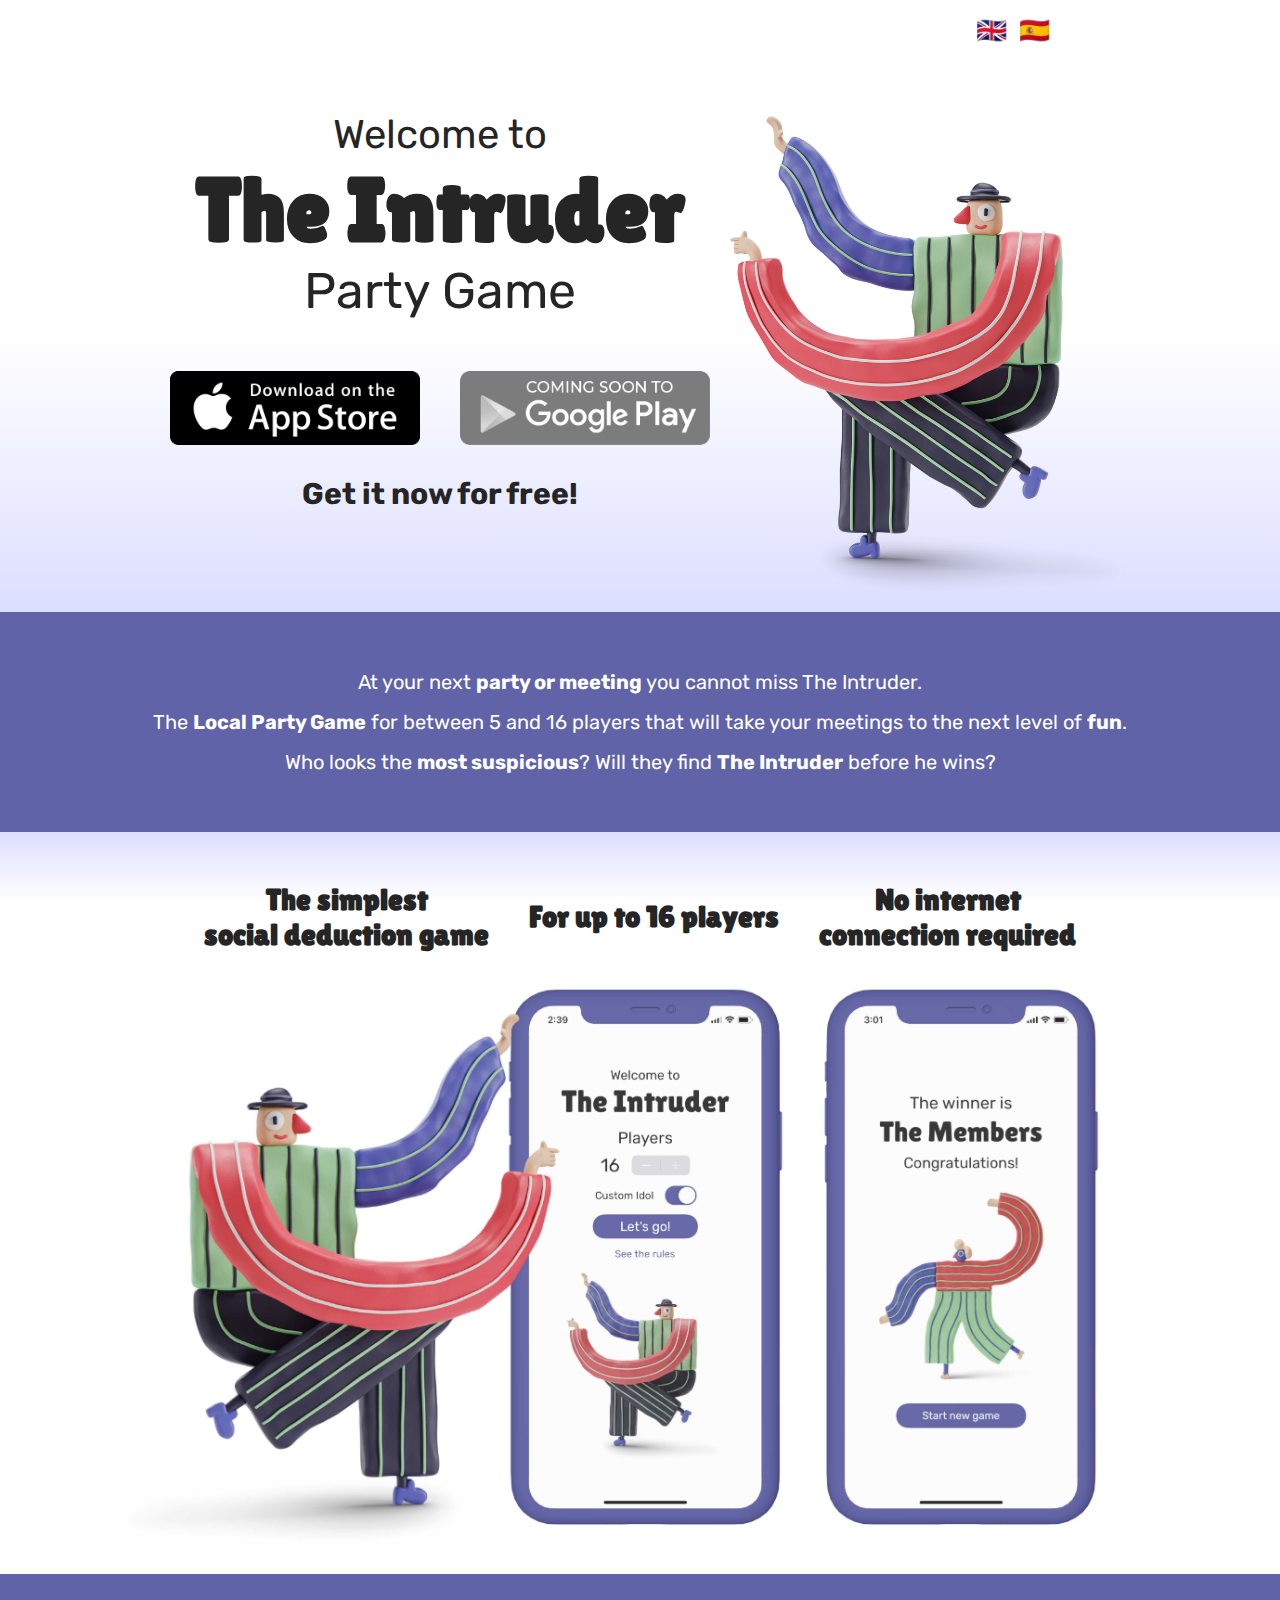
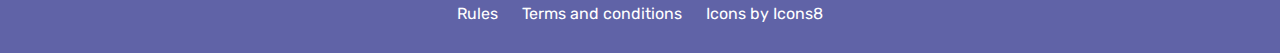
<file: index.html>
<html>
    <head>
        <meta content="width=device-width, initial-scale=1" name="viewport" />
        <meta name="viewport" width="device-width" />
        <meta property="og:title" content="The Intruder Party Game">
        <meta property="og:image" content="Assets/Whole.png">
        <meta property="og:image:type" content="Assets/Whole.png">
        <link rel="stylesheet" href="styles.css">
        <link rel="preconnect" href="https://fonts.googleapis.com">
        <link rel="preconnect" href="https://fonts.gstatic.com" crossorigin>
        <link href="https://fonts.googleapis.com/css2?family=Lilita+One&family=Rubik:wght@400;600&display=swap" rel="stylesheet">
    </head>
    <body id="body">
        <div id="header">
            <button class="language-button" onclick="switchToEnglish()">🇬🇧</button><button class="language-button" onclick="switchToSpanish()">🇪🇸</button>
        </div>
        <div id="hero">
            <div id="titles-buttons">
                <h3 id="Welcome-to">Welcome to</h3>
                <h1 id="The-Intruder">The Intruder</h1>
                <h3 id="Party-Game">Party Game</h3>
                <div id="buttons">
                    <button id="app-store" type="button" onclick="location.href = 'https://apps.apple.com/us/app/the-intruder-party-game/id1593882611';"></button>
                    <button id="google-play"></button>
                </div>
                <h5 id="Get-it-now">Get it now for free!</h5>
            </div>
            <div>
                <img id="logo" src="Assets/3d-stripy-man-in-hat-wirh-raised-arms-sitting.png" alt="The Intruder Logo">
            </div>
        </div>
        <div id="info">
            <p id="index-paragraph">At your next <span class="bolded">party or meeting</span> you cannot miss The Intruder.<br>
                The <span class="bolded">Local Party Game</span> for between 5 and 16 players that will take your meetings to the next level of <span class="bolded">fun</span>.<br>
                Who looks the <span class="bolded">most suspicious</span>? Will they find <span class="bolded">The Intruder</span> before he wins?</p>
        </div>
        <div id="specs">
            <h4 class="features" id="The-simplest">The simplest<br>
                social deduction game</h4>
            <h4 class="features" id="For-up-to">For up to 16 players</h4>
            <h4 class="features" id="No-internet">No internet<br>
                connection required</h4>
        </div>
        <div>
            <img id="screens" src="Assets/Frame-1.jpg" alt="The Intruder Screens">
        </div>
        <div id="footer">
            <div id="links">
                <a id="Game-rules" onclick="redirectToAppropiateRules()">Rules</a>
                <a id="Terms" onclick="redirectToAppropiateTerms()">Terms and conditions</a>
                <a href="https://icons8.com/" id="Icons">Icons by Icons8</a>
            </div>
        </div>
        <script src="index.js"></script>
    </body>
</html>
</file>
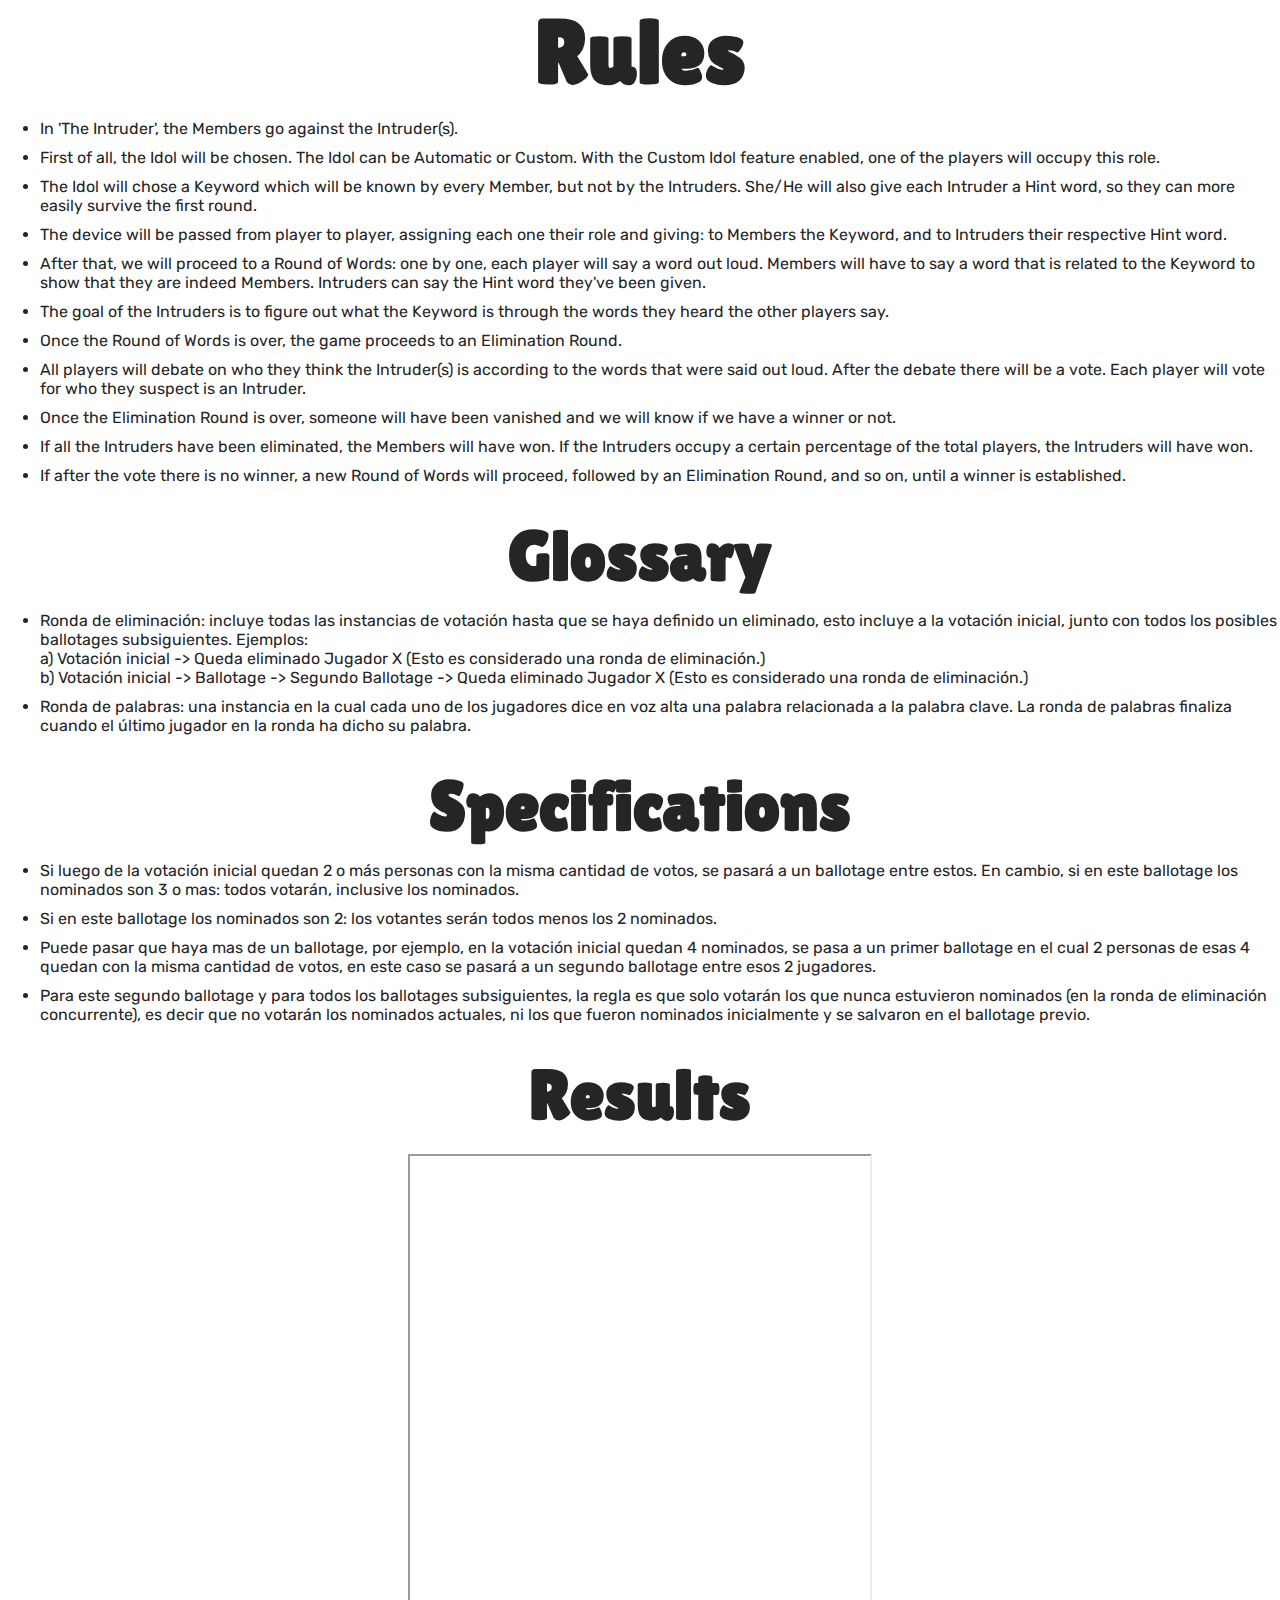
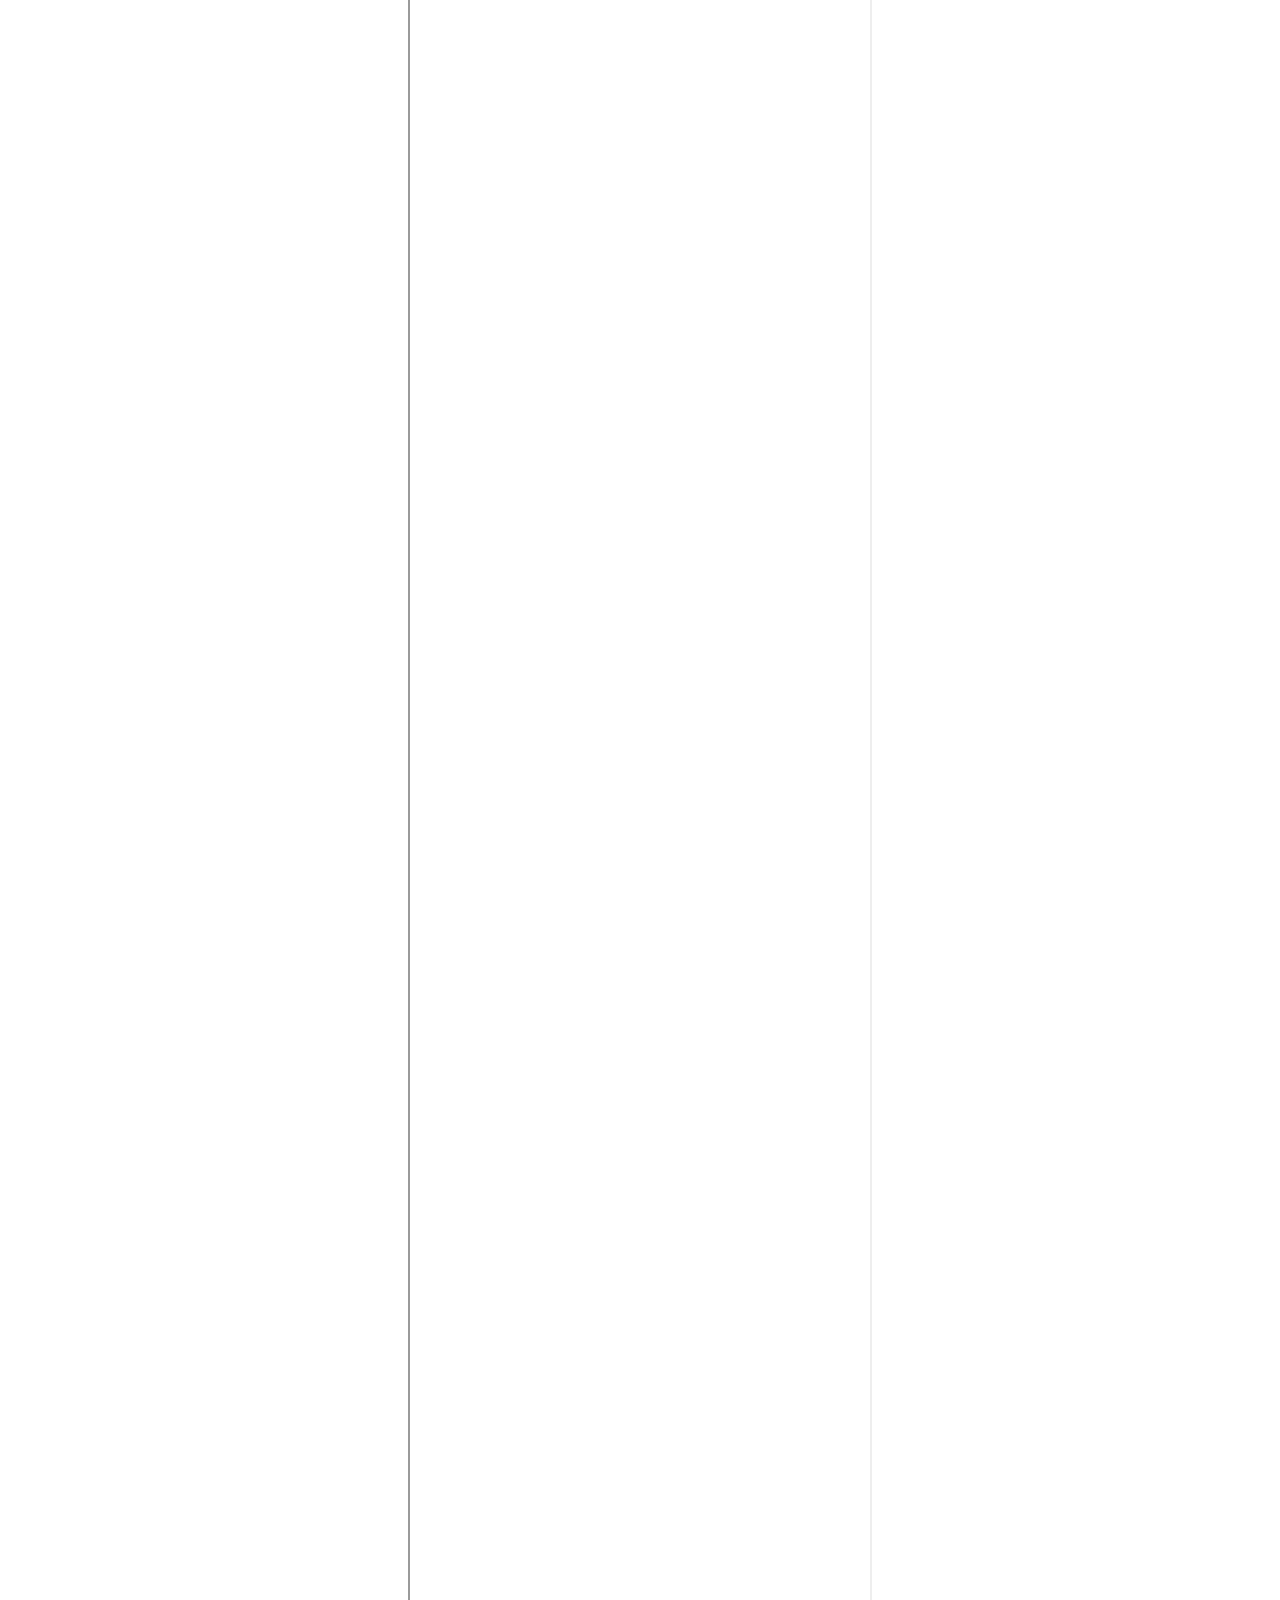
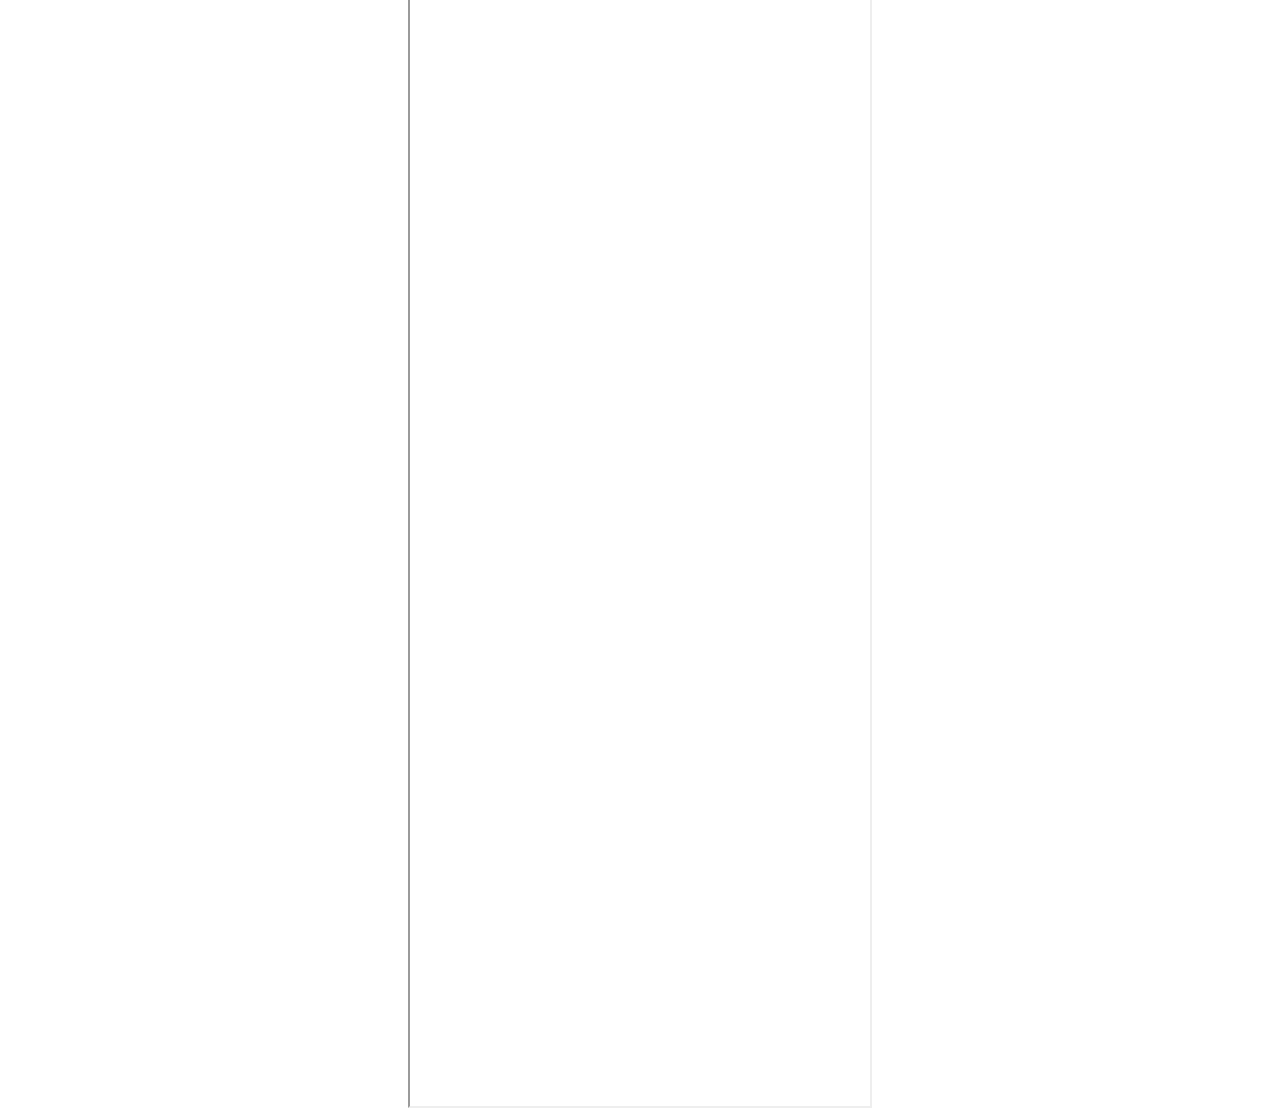
<file: about.html>
<html>
    <head>
        <link rel="stylesheet" href="styles.css">
        <link rel="preconnect" href="https://fonts.googleapis.com">
        <link rel="preconnect" href="https://fonts.gstatic.com" crossorigin>
        <link href="https://fonts.googleapis.com/css2?family=Lilita+One&family=Rubik:wght@300;400&display=swap" rel="stylesheet">
    </head>
    <body class="with-body-margins">
        <div>
            <h1 id="Rules">Rules</h1>
        </div>
        <div class="left-allingment">
            <ul>
                <li>
                    In 'The Intruder', the Members go against the Intruder(s).
                </li>
                <li>
                    First of all, the Idol will be chosen. The Idol can be Automatic or Custom. With the Custom Idol feature enabled, one of the players will occupy this role.
                </li>
                <li>
                    The Idol will chose a Keyword which will be known by every Member, but not by the Intruders. She/He will also give each Intruder a Hint word, so they can more easily survive the first round.
                </li>
                <li>
                    The device will be passed from player to player, assigning each one their role and giving: to Members the Keyword, and to Intruders their respective Hint word.
                </li>
                <li>
                    After that, we will proceed to a Round of Words: one by one, each player will say a word out loud. Members will have to say a word that is related to the Keyword to show that they are indeed Members. Intruders can say the Hint word they've been given.
                </li>
                <li>
                    The goal of the Intruders is to figure out what the Keyword is through the words they heard the other players say.
                </li>
                <li>
                    Once the Round of Words is over, the game proceeds to an Elimination Round.
                </li>
                <li>
                    All players will debate on who they think the Intruder(s) is according to the words that were said out loud. After the debate there will be a vote. Each player will vote for who they suspect is an Intruder.
                </li>
                <li>
                    Once the Elimination Round is over, someone will have been vanished and we will know if we have a winner or not.
                </li>
                <li>
                    If all the Intruders have been eliminated, the Members will have won. If the Intruders occupy a certain percentage of the total players, the Intruders will have won.
                </li>
                <li>
                    If after the vote there is no winner, a new Round of Words will proceed, followed by an Elimination Round, and so on, until a winner is established.
                </li>
            </ul>
        </div>
        <div>
            <h6>Glossary</h6>
        </div>
        <div class="left-allingment">
            <ul>
                <li>
                    Ronda de eliminación: incluye todas las instancias de votación hasta que se haya definido un eliminado, esto incluye a la votación inicial, junto con todos los posibles ballotages subsiguientes. Ejemplos:<br>
                    a) Votación inicial -> Queda eliminado Jugador X (Esto es considerado una ronda de eliminación.)<br>
                    b) Votación inicial -> Ballotage -> Segundo Ballotage -> Queda eliminado Jugador X (Esto es considerado una ronda de eliminación.)
                </li>
                <li>
                    Ronda de palabras: una instancia en la cual cada uno de los jugadores dice en voz alta una palabra relacionada a la palabra clave. La ronda de palabras finaliza cuando el último jugador en la ronda ha dicho su palabra.
                </li>
            </ul>
        </div>
        <div>
            <h6>Specifications</h6>
        </div>
        <div class="left-allingment">
            <ul>
                <li>
                    Si luego de la votación inicial quedan 2 o más personas con la misma cantidad de votos, se pasará a un ballotage entre estos. En cambio, si en este ballotage los nominados son 3 o mas: todos votarán, inclusive los nominados.
                </li>
                <li>
                    Si en este ballotage los nominados son 2: los votantes serán todos menos los 2 nominados. 
                </li>
                <li>
                    Puede pasar que haya mas de un ballotage, por ejemplo, en la votación inicial quedan 4 nominados, se pasa a un primer ballotage en el cual 2 personas de esas 4 quedan con la misma cantidad de votos, en este caso se pasará a un segundo ballotage entre esos 2 jugadores.
                </li>
                <li>
                    Para este segundo ballotage y para todos los ballotages subsiguientes, la regla es que solo votarán los que nunca estuvieron nominados (en la ronda de eliminación concurrente), es decir que no votarán los nominados actuales, ni los que fueron nominados inicialmente y se salvaron en el ballotage previo.
                </li>
            </ul>
        </div>
        <div>
            <h6>Results</h6>
        </div>
        <div>
            <iframe id="results" src="https://docs.google.com/spreadsheets/d/e/2PACX-1vSh-bQwR2Q1lOVvnEHgR8gPxkGyQarvJURedMhC31oWSsDf0F8zEL_m3PYmo7rQr3ZnaKdFmYdWemjd/pubhtml?gid=1847230289&amp;single=true&amp;widget=true&amp;headers=false"></iframe>
        </div>
    </body>
</html>



    <!-- ¡Hola! Soy Tomas, creador de El Intruso.  Para más información visita:
    www.facebook.com/elintrusopartygame
    
    Si deseas colaborar agregando Palabras Claves divertidas a nuestra librería de Palabras Claves envianos tus ideas a:
    elintrusopartygame@gmail.com
    Tu colaboración es muy agradecida.
    
    Gracias por jugar a El Intruso. -->
</file>
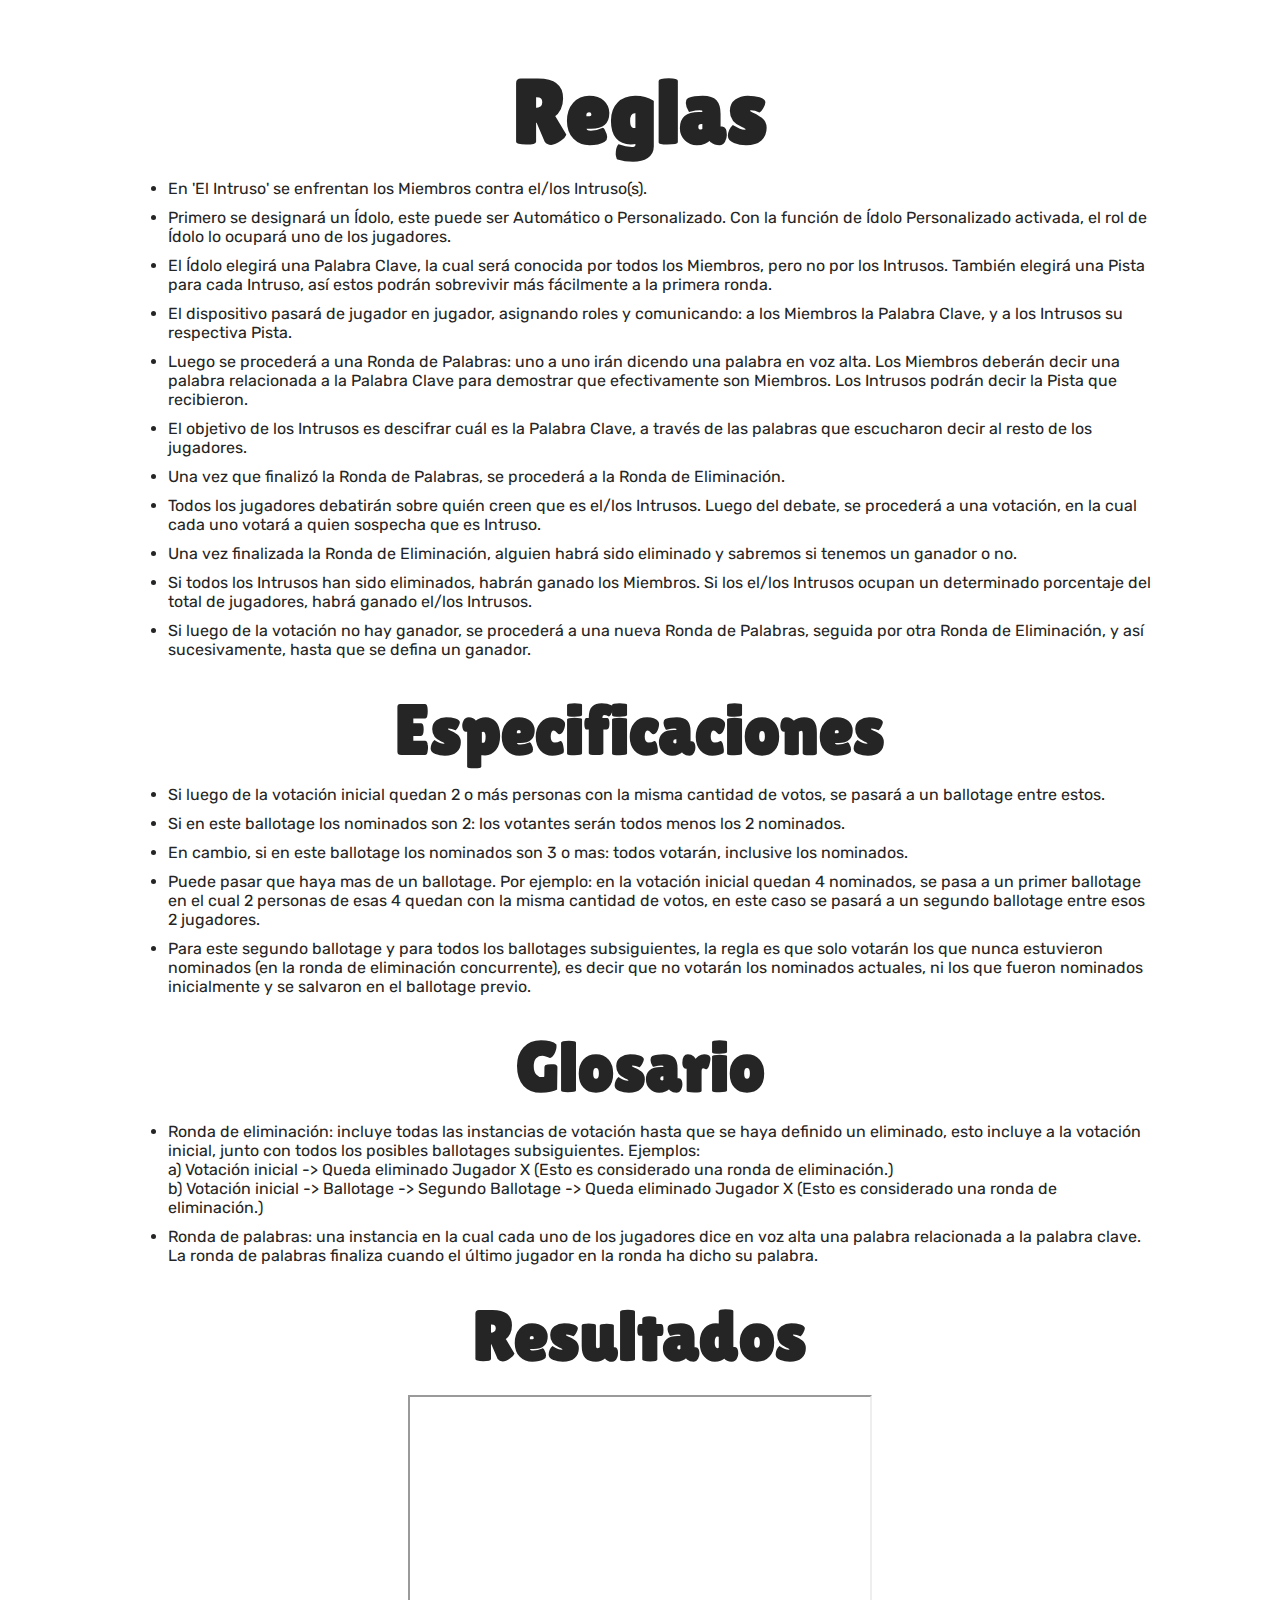
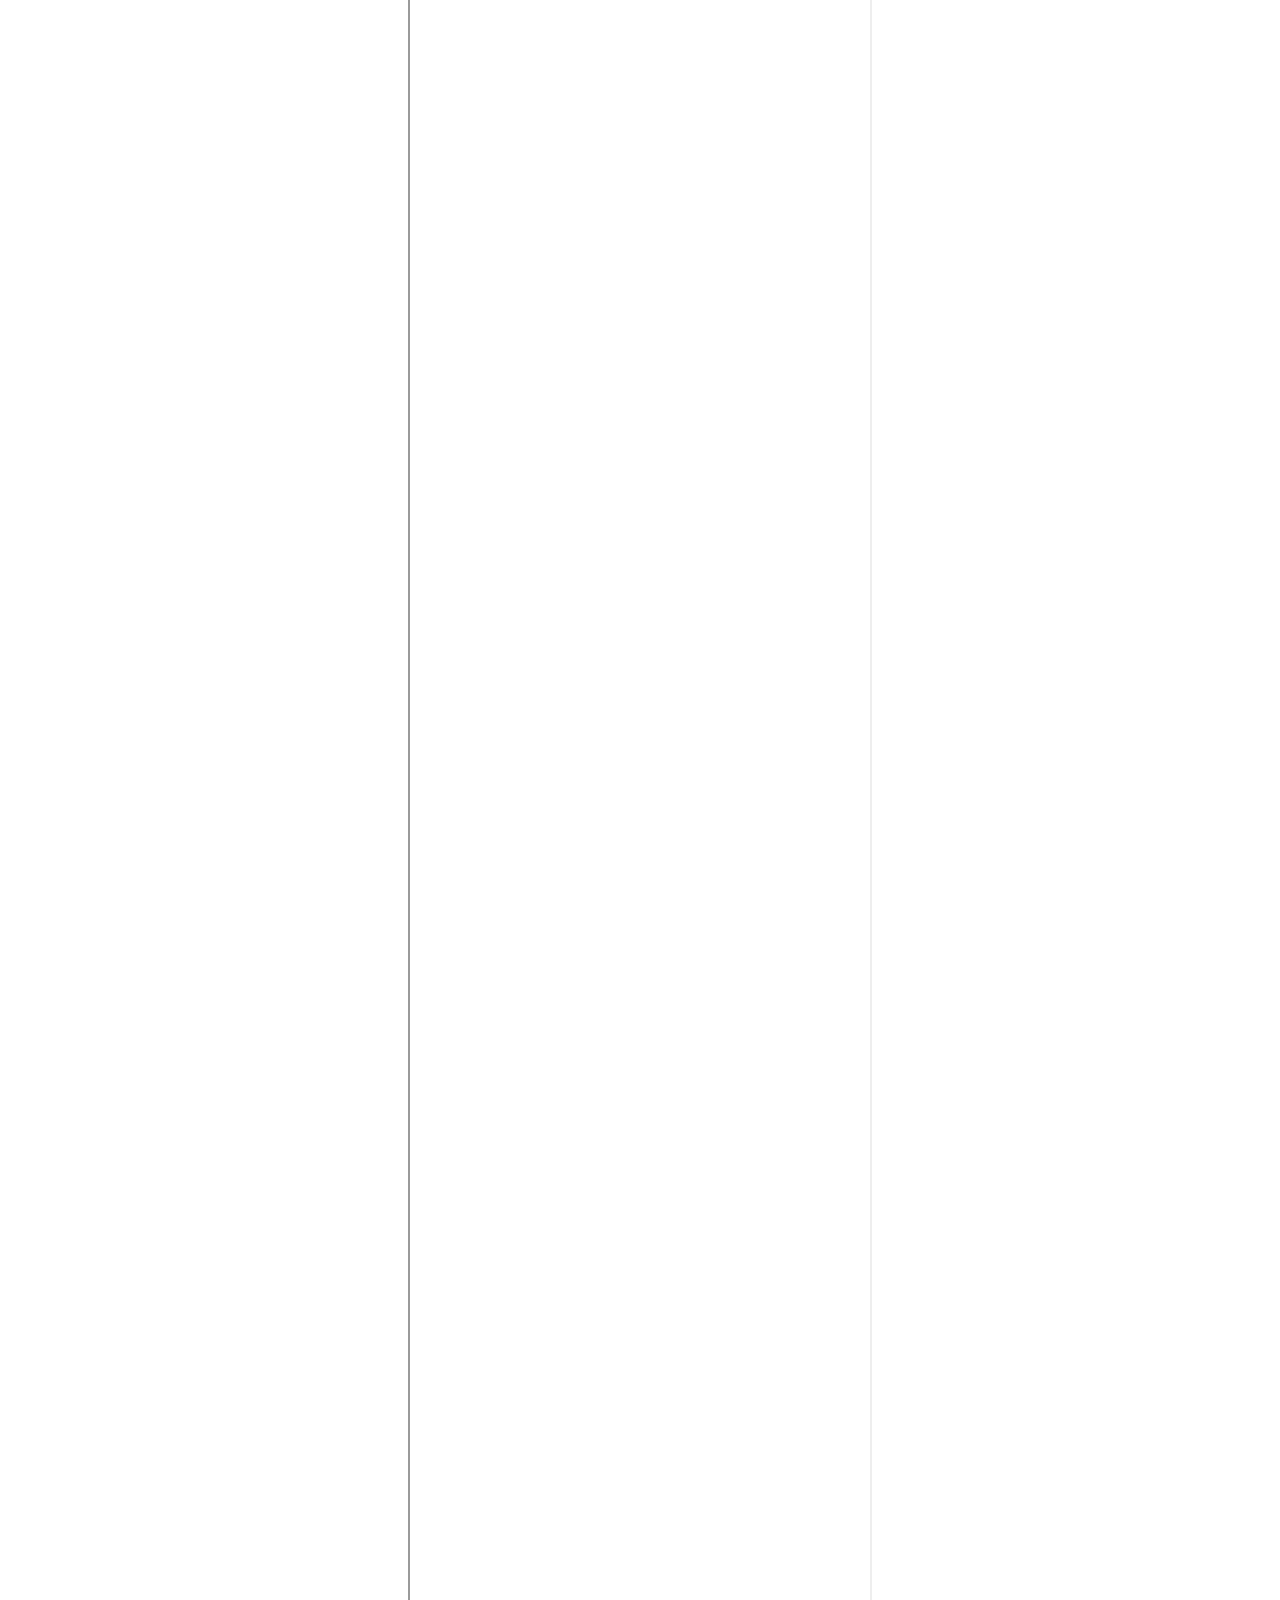
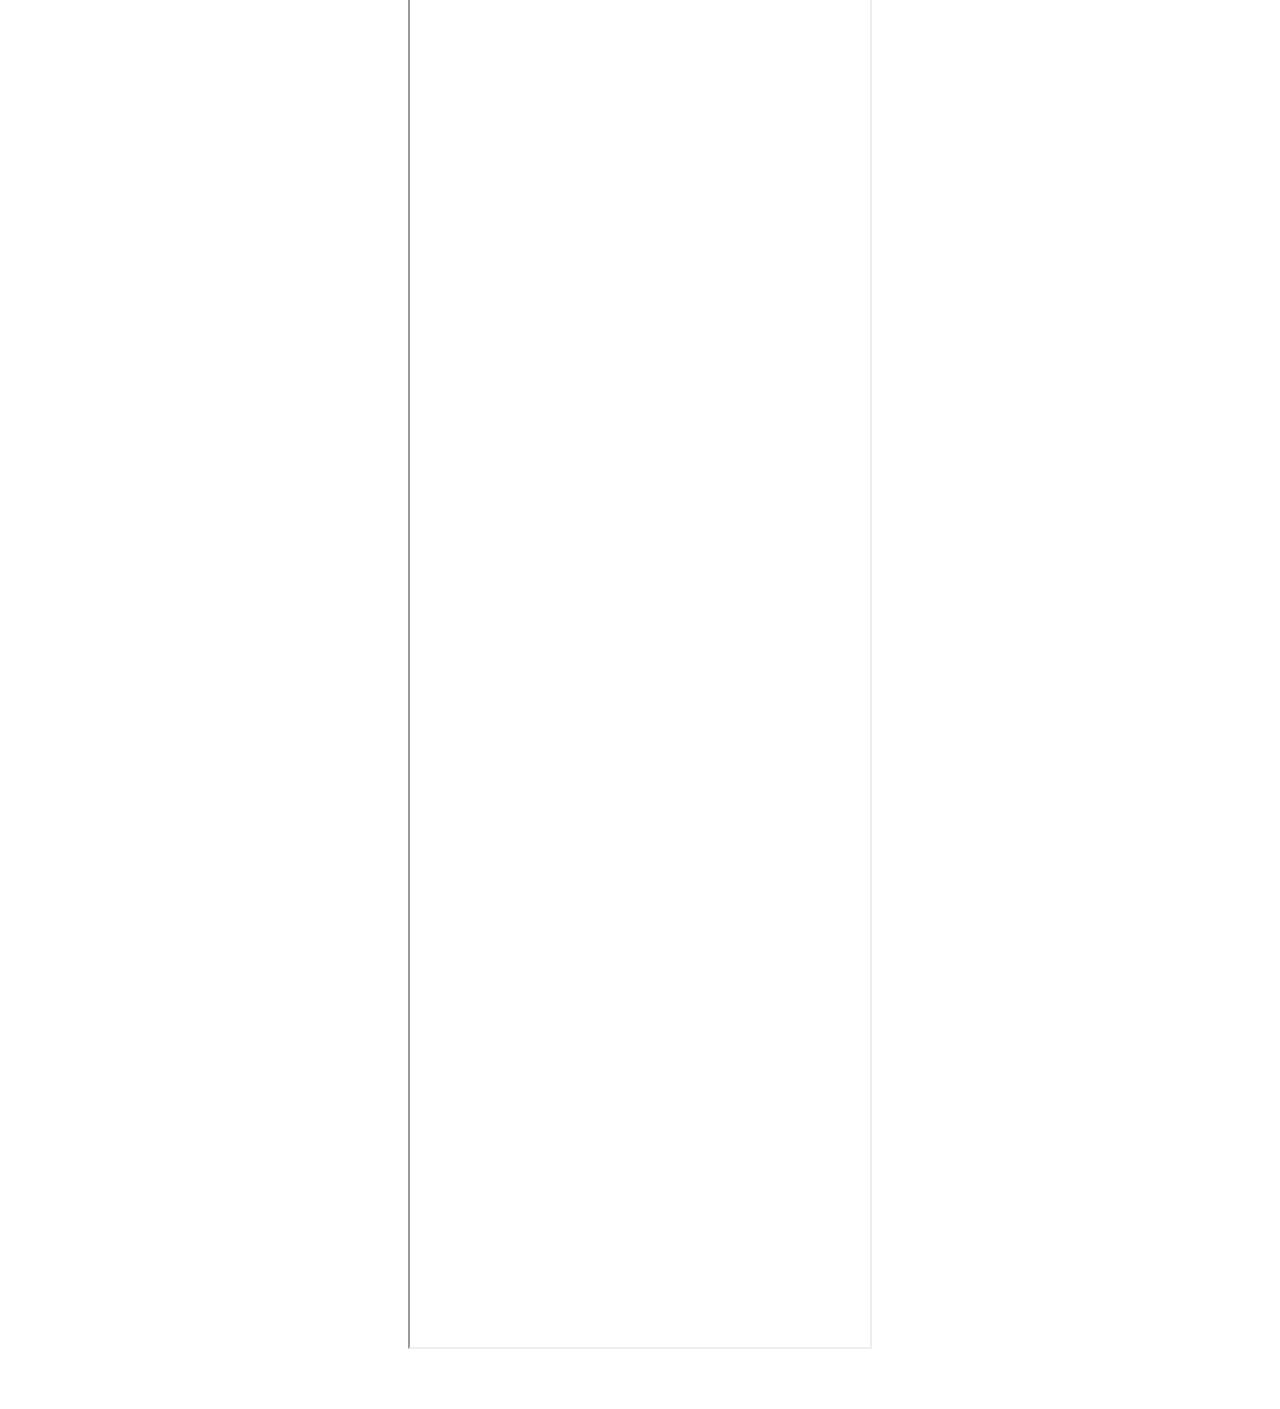
<file: reglas.html>
<html>
    <head>
        <link rel="stylesheet" href="styles.css">
        <link rel="preconnect" href="https://fonts.googleapis.com">
        <link rel="preconnect" href="https://fonts.gstatic.com" crossorigin>
        <link href="https://fonts.googleapis.com/css2?family=Lilita+One&family=Rubik:wght@300;400&display=swap" rel="stylesheet">
    </head>
    <body style="margin: 60 10vw;">
        <div>
            <h1 id="Rules">Reglas</h1>
        </div>
        <div class="left-allingment">
            <ul>
                <li>
                    En 'El Intruso' se enfrentan los Miembros contra el/los Intruso(s).
                </li>
                <li>
                    Primero se designará un Ídolo, este puede ser Automático o Personalizado. Con la función de Ídolo Personalizado activada, el rol de Ídolo lo ocupará uno de los jugadores.
                </li>
                <li>
                    El Ídolo elegirá una Palabra Clave, la cual será conocida por todos los Miembros, pero no por los Intrusos. También elegirá una Pista para cada Intruso, así estos podrán sobrevivir más fácilmente a la primera ronda.
                </li>
                <li>
                    El dispositivo pasará de jugador en jugador, asignando roles y comunicando: a los Miembros la Palabra Clave, y a los Intrusos su respectiva Pista.
                </li>
                <li>
                    Luego se procederá a una Ronda de Palabras: uno a uno irán dicendo una palabra en voz alta. Los Miembros deberán decir una palabra relacionada a la Palabra Clave para demostrar que efectivamente son Miembros. Los Intrusos podrán decir la Pista que recibieron.
                </li>
                <li>
                    El objetivo de los Intrusos es descifrar cuál es la Palabra Clave, a través de las palabras que escucharon decir al resto de los jugadores.
                </li>
                <li>
                    Una vez que finalizó la Ronda de Palabras, se procederá a la Ronda de Eliminación.
                </li>
                <li>
                    Todos los jugadores debatirán sobre quién creen que es el/los Intrusos. Luego del debate, se procederá a una votación, en la cual cada uno votará a quien sospecha que es Intruso.
                </li>
                <li>
                    Una vez finalizada la Ronda de Eliminación, alguien habrá sido eliminado y sabremos si tenemos un ganador o no.
                </li>
                <li>
                    Si todos los Intrusos han sido eliminados, habrán ganado los Miembros. Si los el/los Intrusos ocupan un determinado porcentaje del total de jugadores, habrá ganado el/los Intrusos.
                </li>
                <li>
                    Si luego de la votación no hay ganador, se procederá a una nueva Ronda de Palabras, seguida por otra Ronda de Eliminación, y así sucesivamente, hasta que se defina un ganador.
                </li>
            </ul>
        </div>
        <div>
            <h6>Especificaciones</h6>
        </div>
        <div class="left-allingment">
            <ul>
                <li>
                    Si luego de la votación inicial quedan 2 o más personas con la misma cantidad de votos, se pasará a un ballotage entre estos.
                </li>
                <li>
                    Si en este ballotage los nominados son 2: los votantes serán todos menos los 2 nominados. 
                </li>
                <li>
                    En cambio, si en este ballotage los nominados son 3 o mas: todos votarán, inclusive los nominados.
                </li>
                <li>
                    Puede pasar que haya mas de un ballotage. Por ejemplo: en la votación inicial quedan 4 nominados, se pasa a un primer ballotage en el cual 2 personas de esas 4 quedan con la misma cantidad de votos, en este caso se pasará a un segundo ballotage entre esos 2 jugadores.
                </li>
                <li>
                    Para este segundo ballotage y para todos los ballotages subsiguientes, la regla es que solo votarán los que nunca estuvieron nominados (en la ronda de eliminación concurrente), es decir que no votarán los nominados actuales, ni los que fueron nominados inicialmente y se salvaron en el ballotage previo.
                </li>
            </ul>
        </div>
        <div>
            <h6>Glosario</h6>
        </div>
        <div class="left-allingment">
            <ul>
                <li>
                    Ronda de eliminación: incluye todas las instancias de votación hasta que se haya definido un eliminado, esto incluye a la votación inicial, junto con todos los posibles ballotages subsiguientes. Ejemplos:<br>
                    a) Votación inicial -> Queda eliminado Jugador X (Esto es considerado una ronda de eliminación.)<br>
                    b) Votación inicial -> Ballotage -> Segundo Ballotage -> Queda eliminado Jugador X (Esto es considerado una ronda de eliminación.)
                </li>
                <li>
                    Ronda de palabras: una instancia en la cual cada uno de los jugadores dice en voz alta una palabra relacionada a la palabra clave. La ronda de palabras finaliza cuando el último jugador en la ronda ha dicho su palabra.
                </li>
            </ul>
        </div>
        <div>
            <h6>Resultados</h6>
        </div>
        <div>
            <iframe id="results" src="https://docs.google.com/spreadsheets/d/e/2PACX-1vSh-bQwR2Q1lOVvnEHgR8gPxkGyQarvJURedMhC31oWSsDf0F8zEL_m3PYmo7rQr3ZnaKdFmYdWemjd/pubhtml?gid=399945327&amp;single=true&amp;widget=true&amp;headers=false"></iframe>
        </div>
    </body>
</html>

    <!-- ¡Hola! Soy Tomas, creador de El Intruso.Para más información visita:
    www.facebook.com/elintrusopartygame
    
    Si deseas colaborar agregando Palabras Claves divertidas a nuestra librería de Palabras Claves envianos tus ideas a:
    elintrusopartygame@gmail.com
    Tu colaboración es muy agradecida.
    
    Gracias por jugar a El Intruso. -->
</file>
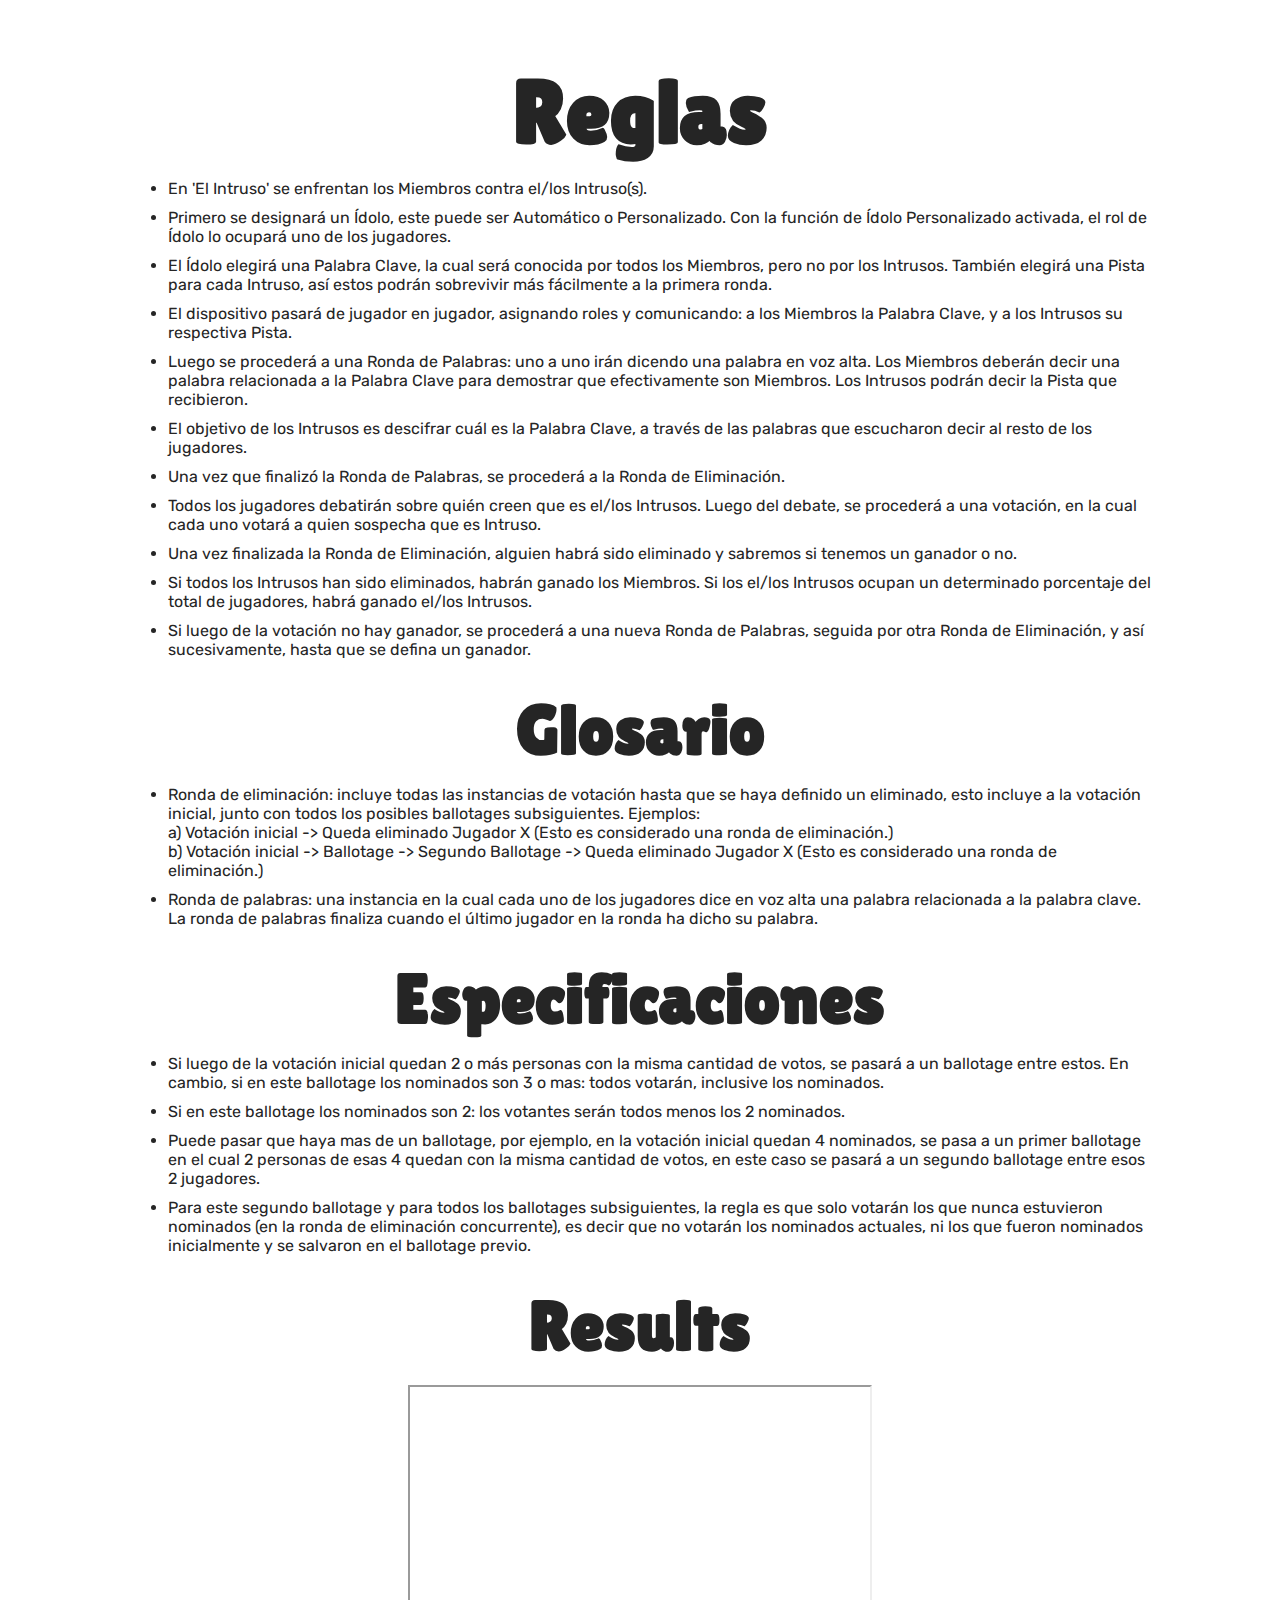
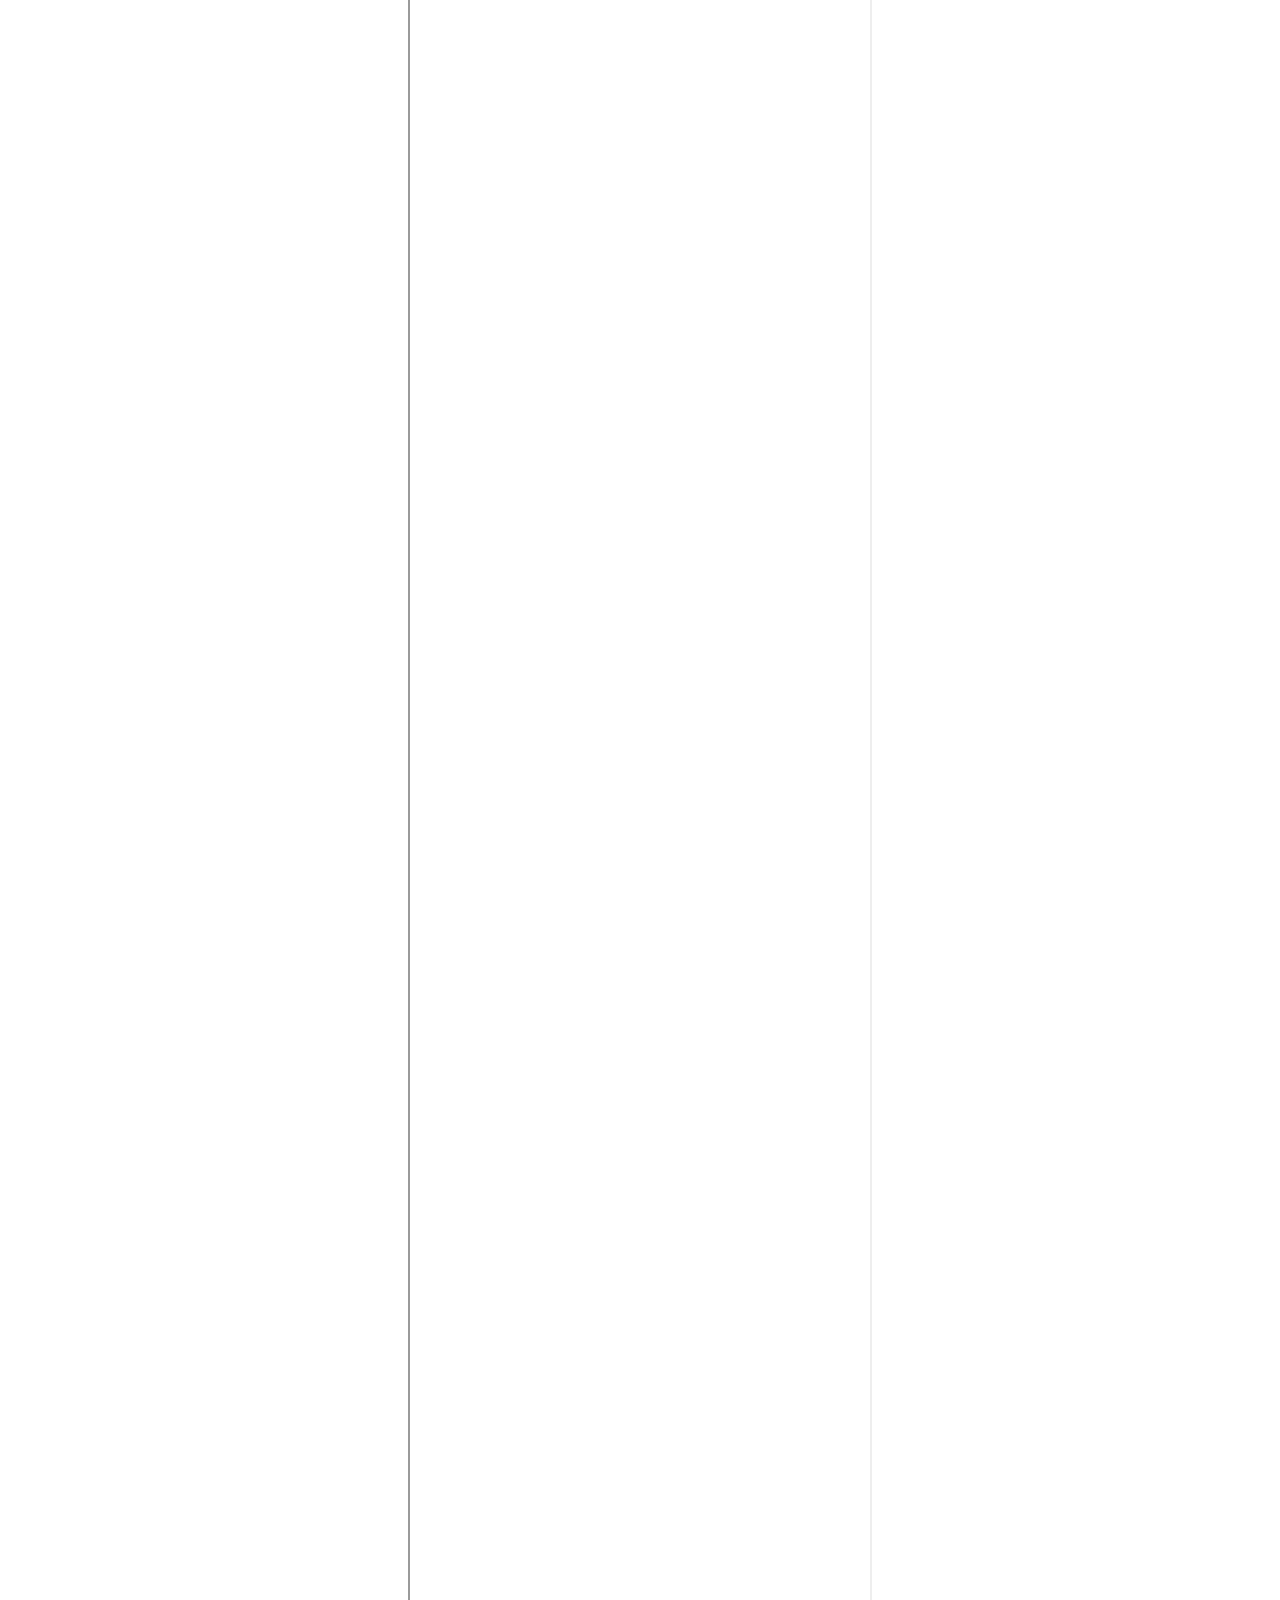
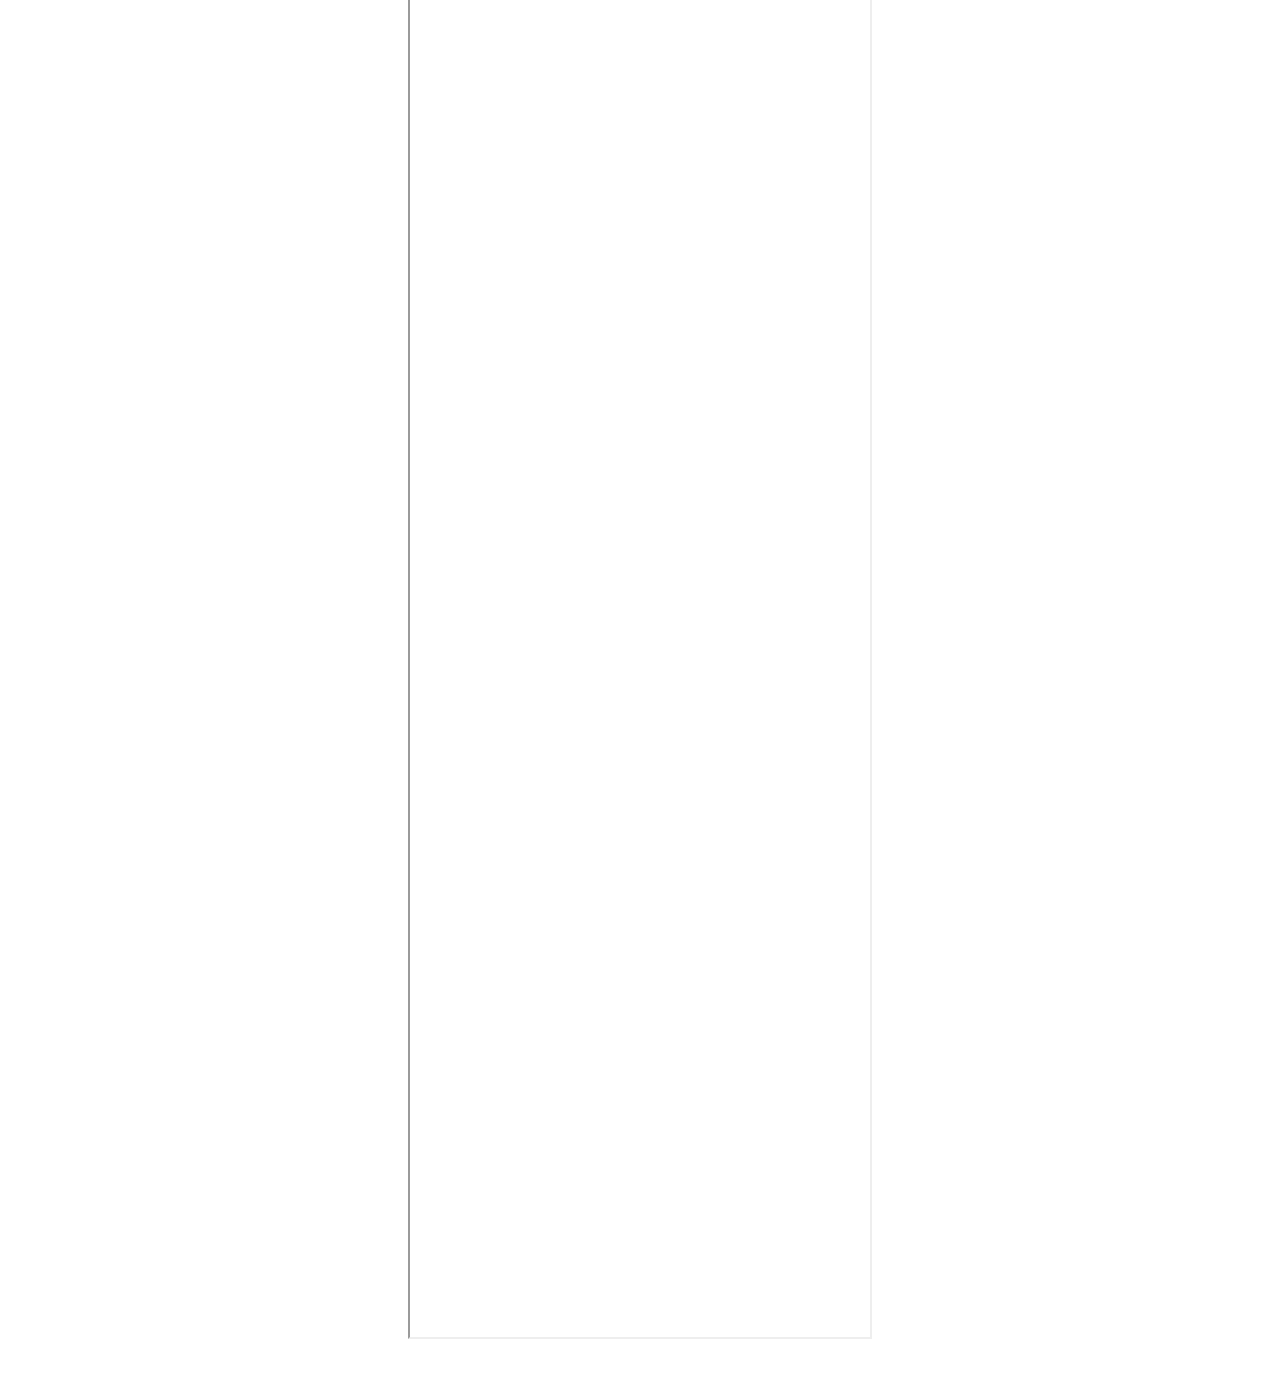
<file: rules-es.html>
<html>
    <head>
        <link rel="stylesheet" href="styles.css">
        <link rel="preconnect" href="https://fonts.googleapis.com">
        <link rel="preconnect" href="https://fonts.gstatic.com" crossorigin>
        <link href="https://fonts.googleapis.com/css2?family=Lilita+One&family=Rubik:wght@300;400&display=swap" rel="stylesheet">
    </head>
    <body style="margin: 60 10vw;">
        <div>
            <h1 id="Rules">Reglas</h1>
        </div>
        <div class="left-allingment">
            <ul>
                <li>
                    En 'El Intruso' se enfrentan los Miembros contra el/los Intruso(s).
                </li>
                <li>
                    Primero se designará un Ídolo, este puede ser Automático o Personalizado. Con la función de Ídolo Personalizado activada, el rol de Ídolo lo ocupará uno de los jugadores.
                </li>
                <li>
                    El Ídolo elegirá una Palabra Clave, la cual será conocida por todos los Miembros, pero no por los Intrusos. También elegirá una Pista para cada Intruso, así estos podrán sobrevivir más fácilmente a la primera ronda.
                </li>
                <li>
                    El dispositivo pasará de jugador en jugador, asignando roles y comunicando: a los Miembros la Palabra Clave, y a los Intrusos su respectiva Pista.
                </li>
                <li>
                    Luego se procederá a una Ronda de Palabras: uno a uno irán dicendo una palabra en voz alta. Los Miembros deberán decir una palabra relacionada a la Palabra Clave para demostrar que efectivamente son Miembros. Los Intrusos podrán decir la Pista que recibieron.
                </li>
                <li>
                    El objetivo de los Intrusos es descifrar cuál es la Palabra Clave, a través de las palabras que escucharon decir al resto de los jugadores.
                </li>
                <li>
                    Una vez que finalizó la Ronda de Palabras, se procederá a la Ronda de Eliminación.
                </li>
                <li>
                    Todos los jugadores debatirán sobre quién creen que es el/los Intrusos. Luego del debate, se procederá a una votación, en la cual cada uno votará a quien sospecha que es Intruso.
                </li>
                <li>
                    Una vez finalizada la Ronda de Eliminación, alguien habrá sido eliminado y sabremos si tenemos un ganador o no.
                </li>
                <li>
                    Si todos los Intrusos han sido eliminados, habrán ganado los Miembros. Si los el/los Intrusos ocupan un determinado porcentaje del total de jugadores, habrá ganado el/los Intrusos.
                </li>
                <li>
                    Si luego de la votación no hay ganador, se procederá a una nueva Ronda de Palabras, seguida por otra Ronda de Eliminación, y así sucesivamente, hasta que se defina un ganador.
                </li>
            </ul>
        </div>
        <div>
            <h6>Glosario</h6>
        </div>
        <div class="left-allingment">
            <ul>
                <li>
                    Ronda de eliminación: incluye todas las instancias de votación hasta que se haya definido un eliminado, esto incluye a la votación inicial, junto con todos los posibles ballotages subsiguientes. Ejemplos:<br>
                    a) Votación inicial -> Queda eliminado Jugador X (Esto es considerado una ronda de eliminación.)<br>
                    b) Votación inicial -> Ballotage -> Segundo Ballotage -> Queda eliminado Jugador X (Esto es considerado una ronda de eliminación.)
                </li>
                <li>
                    Ronda de palabras: una instancia en la cual cada uno de los jugadores dice en voz alta una palabra relacionada a la palabra clave. La ronda de palabras finaliza cuando el último jugador en la ronda ha dicho su palabra.
                </li>
            </ul>
        </div>
        <div>
            <h6>Especificaciones</h6>
        </div>
        <div class="left-allingment">
            <ul>
                <li>
                    Si luego de la votación inicial quedan 2 o más personas con la misma cantidad de votos, se pasará a un ballotage entre estos. En cambio, si en este ballotage los nominados son 3 o mas: todos votarán, inclusive los nominados.
                </li>
                <li>
                    Si en este ballotage los nominados son 2: los votantes serán todos menos los 2 nominados. 
                </li>
                <li>
                    Puede pasar que haya mas de un ballotage, por ejemplo, en la votación inicial quedan 4 nominados, se pasa a un primer ballotage en el cual 2 personas de esas 4 quedan con la misma cantidad de votos, en este caso se pasará a un segundo ballotage entre esos 2 jugadores.
                </li>
                <li>
                    Para este segundo ballotage y para todos los ballotages subsiguientes, la regla es que solo votarán los que nunca estuvieron nominados (en la ronda de eliminación concurrente), es decir que no votarán los nominados actuales, ni los que fueron nominados inicialmente y se salvaron en el ballotage previo.
                </li>
            </ul>
        </div>
        <div>
            <h6>Results</h6>
        </div>
        <div>
            <iframe id="results" src="https://docs.google.com/spreadsheets/d/e/2PACX-1vSh-bQwR2Q1lOVvnEHgR8gPxkGyQarvJURedMhC31oWSsDf0F8zEL_m3PYmo7rQr3ZnaKdFmYdWemjd/pubhtml?gid=1847230289&amp;single=true&amp;widget=true&amp;headers=false"></iframe>
        </div>
    </body>
</html>



    <!-- ¡Hola! Soy Tomas, creador de El Intruso.Para más información visita:
    www.facebook.com/elintrusopartygame
    
    Si deseas colaborar agregando Palabras Claves divertidas a nuestra librería de Palabras Claves envianos tus ideas a:
    elintrusopartygame@gmail.com
    Tu colaboración es muy agradecida.
    
    Gracias por jugar a El Intruso. -->
</file>
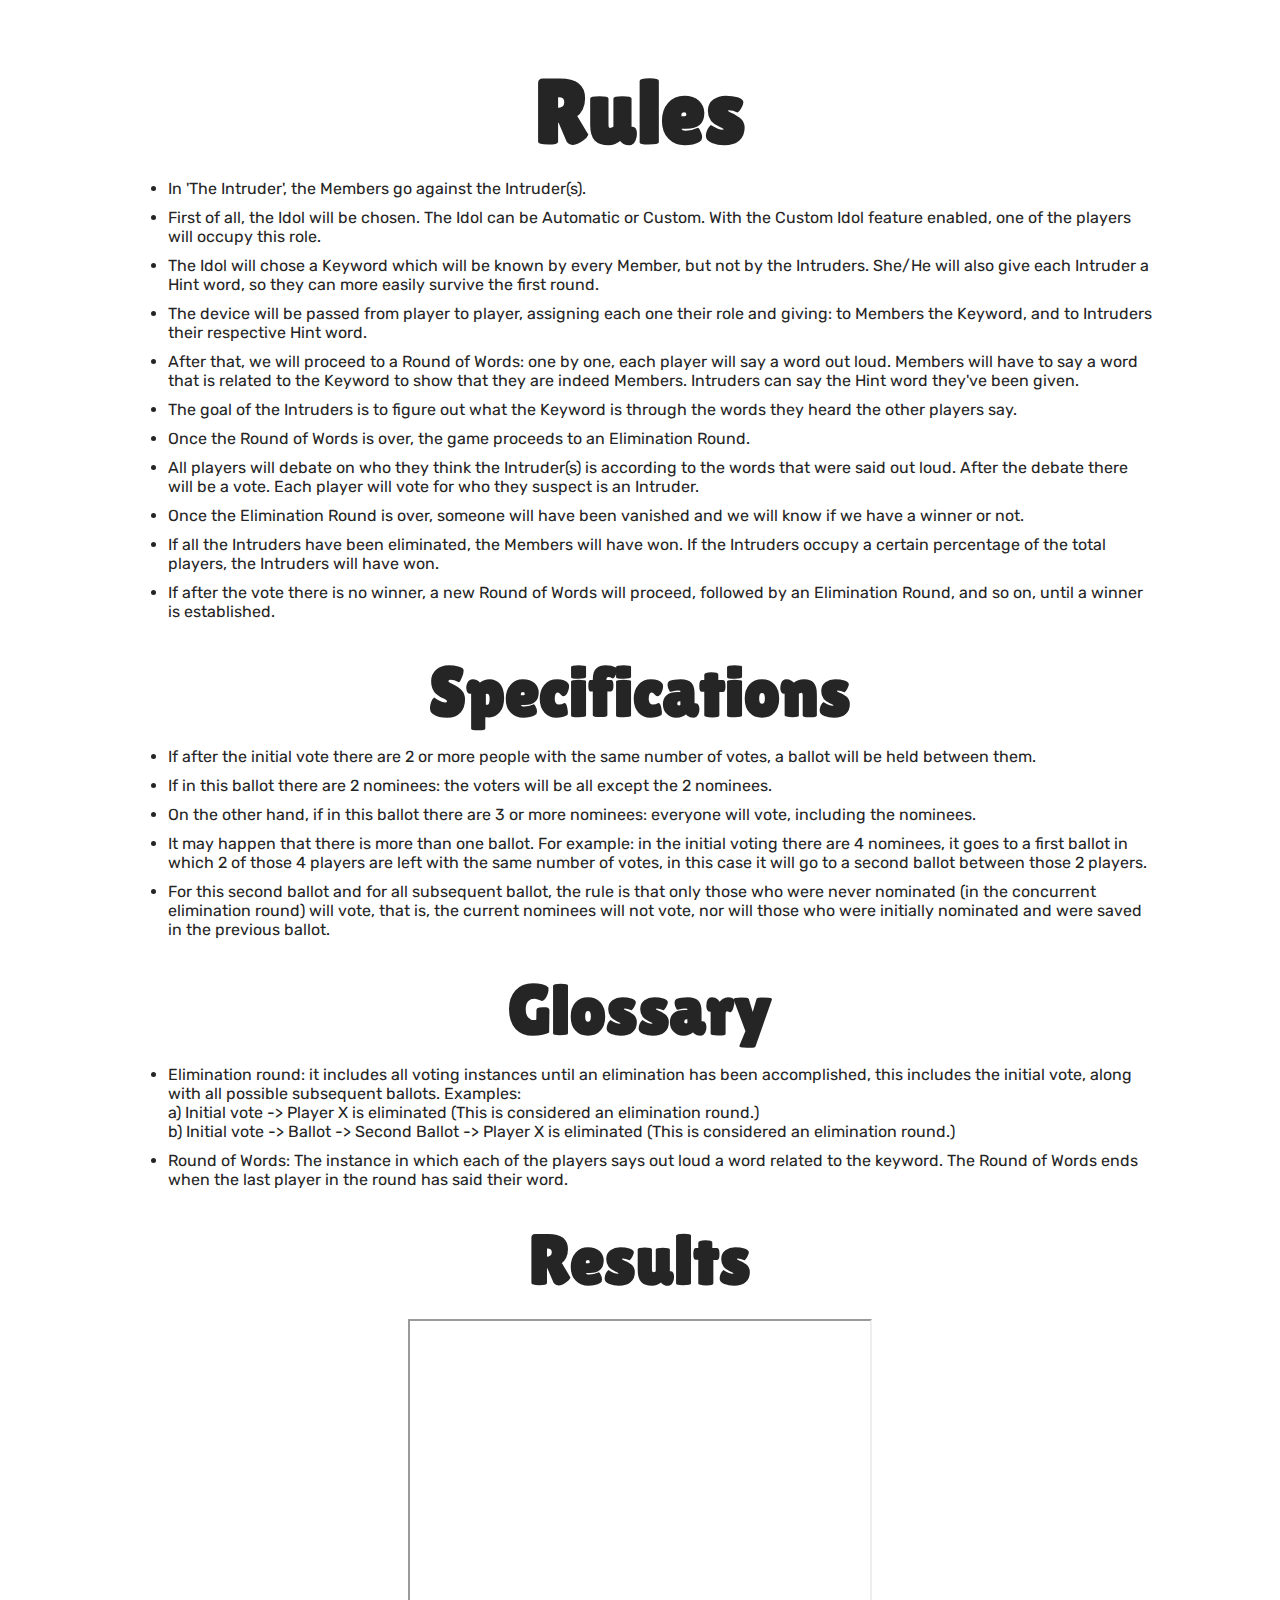
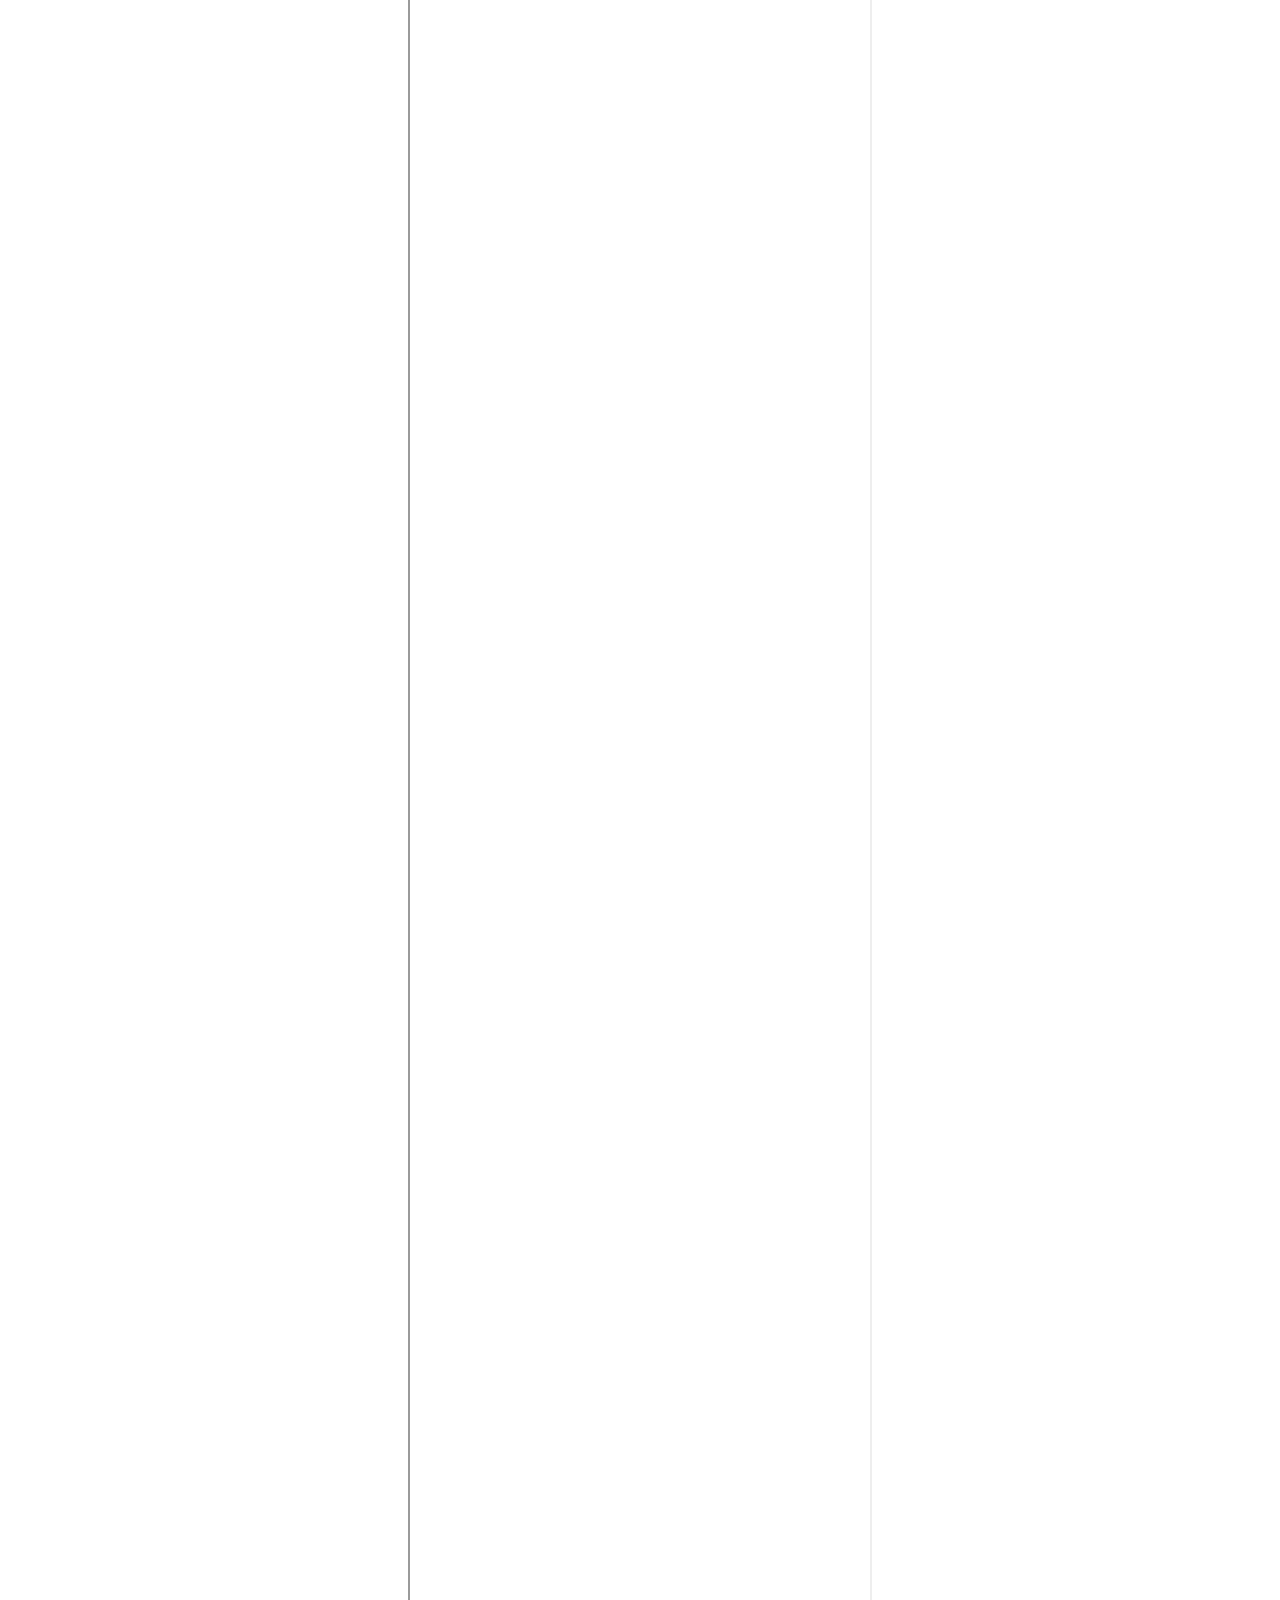
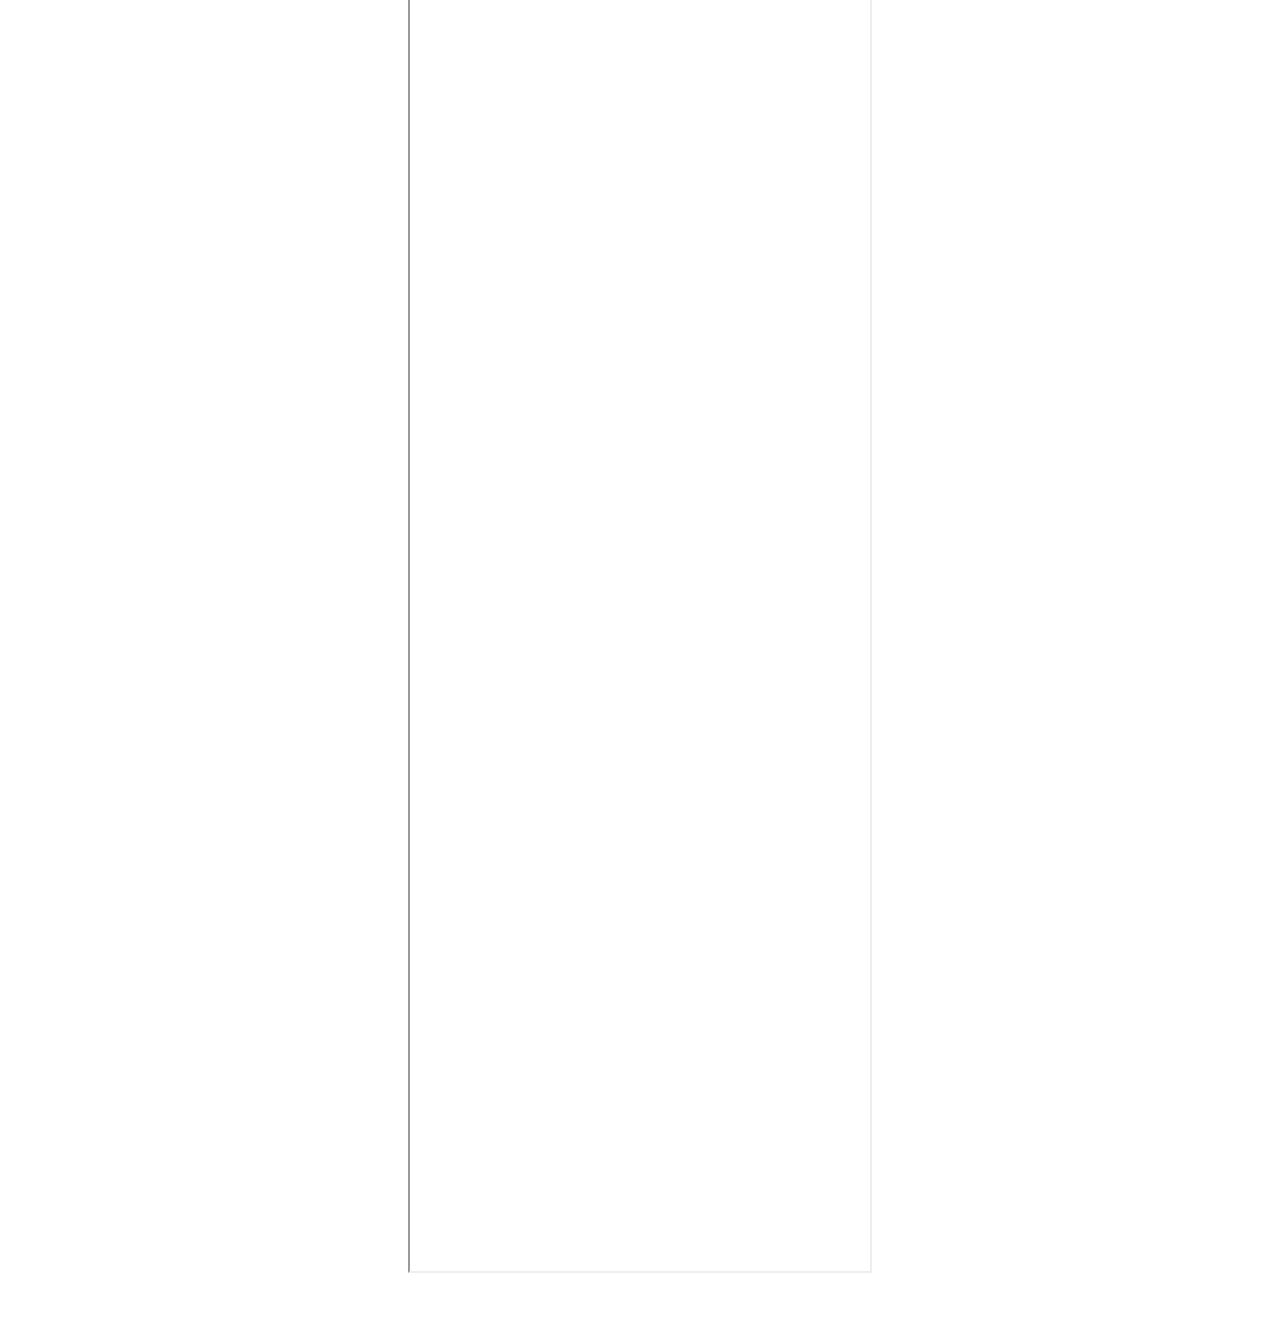
<file: rules.html>
<html>
    <head>
        <link rel="stylesheet" href="styles.css">
        <link rel="preconnect" href="https://fonts.googleapis.com">
        <link rel="preconnect" href="https://fonts.gstatic.com" crossorigin>
        <link href="https://fonts.googleapis.com/css2?family=Lilita+One&family=Rubik:wght@300;400&display=swap" rel="stylesheet">
    </head>
    <body style="margin: 60 10vw;">
        <div>
            <h1 id="Rules">Rules</h1>
        </div>
        <div class="left-allingment">
            <ul>
                <li>
                    In 'The Intruder', the Members go against the Intruder(s).
                </li>
                <li>
                    First of all, the Idol will be chosen. The Idol can be Automatic or Custom. With the Custom Idol feature enabled, one of the players will occupy this role.
                </li>
                <li>
                    The Idol will chose a Keyword which will be known by every Member, but not by the Intruders. She/He will also give each Intruder a Hint word, so they can more easily survive the first round.
                </li>
                <li>
                    The device will be passed from player to player, assigning each one their role and giving: to Members the Keyword, and to Intruders their respective Hint word.
                </li>
                <li>
                    After that, we will proceed to a Round of Words: one by one, each player will say a word out loud. Members will have to say a word that is related to the Keyword to show that they are indeed Members. Intruders can say the Hint word they've been given.
                </li>
                <li>
                    The goal of the Intruders is to figure out what the Keyword is through the words they heard the other players say.
                </li>
                <li>
                    Once the Round of Words is over, the game proceeds to an Elimination Round.
                </li>
                <li>
                    All players will debate on who they think the Intruder(s) is according to the words that were said out loud. After the debate there will be a vote. Each player will vote for who they suspect is an Intruder.
                </li>
                <li>
                    Once the Elimination Round is over, someone will have been vanished and we will know if we have a winner or not.
                </li>
                <li>
                    If all the Intruders have been eliminated, the Members will have won. If the Intruders occupy a certain percentage of the total players, the Intruders will have won.
                </li>
                <li>
                    If after the vote there is no winner, a new Round of Words will proceed, followed by an Elimination Round, and so on, until a winner is established.
                </li>
            </ul>
        </div>
        <div>
            <h6>Specifications</h6>
        </div>
        <div class="left-allingment">
            <ul>
                <li>
                    If after the initial vote there are 2 or more people with the same number of votes, a ballot will be held between them.
                </li>
                <li>
                    If in this ballot there are 2 nominees: the voters will be all except the 2 nominees.
                </li>
                <li>
                    On the other hand, if in this ballot there are 3 or more nominees: everyone will vote, including the nominees.
                </li>
                <li>
                    It may happen that there is more than one ballot. For example: in the initial voting there are 4 nominees, it goes to a first ballot in which 2 of those 4 players are left with the same number of votes, in this case it will go to a second ballot between those 2 players.
                </li>
                <li>
                    For this second ballot and for all subsequent ballot, the rule is that only those who were never nominated (in the concurrent elimination round) will vote, that is, the current nominees will not vote, nor will those who were initially nominated and were saved in the previous ballot.
                </li>
            </ul>
        </div>
        <div>
            <h6>Glossary</h6>
        </div>
        <div class="left-allingment">
            <ul>
                <li>
                    Elimination round: it includes all voting instances until an elimination has been accomplished, this includes the initial vote, along with all possible subsequent ballots. Examples:<br>
                    a) Initial vote -> Player X is eliminated (This is considered an elimination round.)<br>
                    b) Initial vote -> Ballot -> Second Ballot -> Player X is eliminated (This is considered an elimination round.)
                </li>
                <li>
                    Round of Words: The instance in which each of the players says out loud a word related to the keyword. The Round of Words ends when the last player in the round has said their word.
                </li>
            </ul>
        </div>
        <div>
            <h6>Results</h6>
        </div>
        <div>
            <iframe id="results" src="https://docs.google.com/spreadsheets/d/e/2PACX-1vSh-bQwR2Q1lOVvnEHgR8gPxkGyQarvJURedMhC31oWSsDf0F8zEL_m3PYmo7rQr3ZnaKdFmYdWemjd/pubhtml?gid=1847230289&amp;single=true&amp;widget=true&amp;headers=false"></iframe>
        </div>
    </body>
</html>



    <!-- ¡Hola! Soy Tomas, creador de El Intruso.Para más información visita:
    www.facebook.com/elintrusopartygame
    
    Si deseas colaborar agregando Palabras Claves divertidas a nuestra librería de Palabras Claves envianos tus ideas a:
    elintrusopartygame@gmail.com
    Tu colaboración es muy agradecida.
    
    Gracias por jugar a El Intruso. -->
</file>
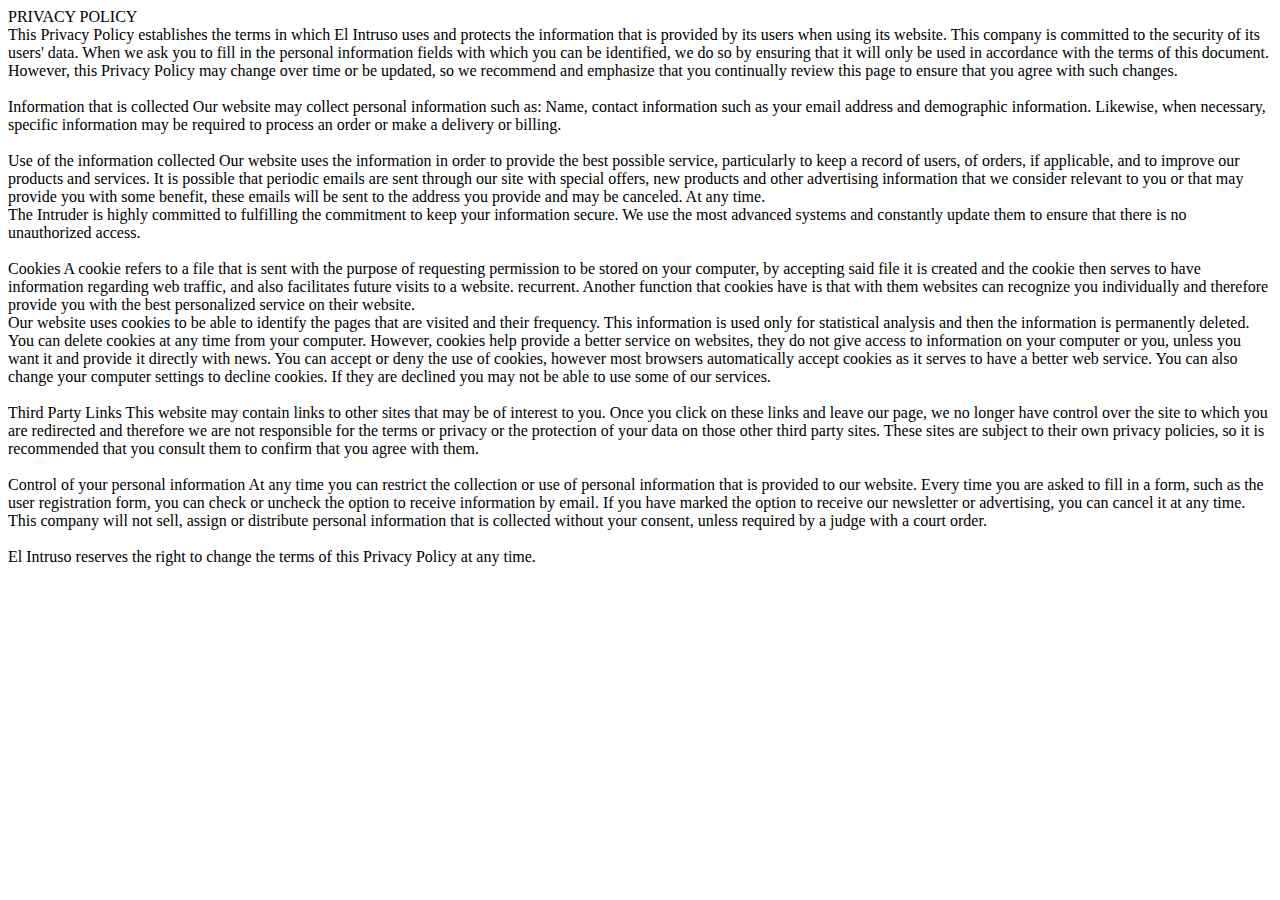
<file: t&c.html>
<html>
    <head>

    </head>
    <body>
        <p>
PRIVACY POLICY<br>
This Privacy Policy establishes the terms in which El Intruso uses and protects the information that is provided by its users when using its website. This company is committed to the security of its users' data. When we ask you to fill in the personal information fields with which you can be identified, we do so by ensuring that it will only be used in accordance with the terms of this document. However, this Privacy Policy may change over time or be updated, so we recommend and emphasize that you continually review this page to ensure that you agree with such changes.<br>
<br>
Information that is collected
Our website may collect personal information such as: Name, contact information such as your email address and demographic information. Likewise, when necessary, specific information may be required to process an order or make a delivery or billing.<br>
<br>
Use of the information collected
Our website uses the information in order to provide the best possible service, particularly to keep a record of users, of orders, if applicable, and to improve our products and services. It is possible that periodic emails are sent through our site with special offers, new products and other advertising information that we consider relevant to you or that may provide you with some benefit, these emails will be sent to the address you provide and may be canceled. At any time.<br>
The Intruder is highly committed to fulfilling the commitment to keep your information secure. We use the most advanced systems and constantly update them to ensure that there is no unauthorized access.<br>
<br>
Cookies
A cookie refers to a file that is sent with the purpose of requesting permission to be stored on your computer, by accepting said file it is created and the cookie then serves to have information regarding web traffic, and also facilitates future visits to a website. recurrent. Another function that cookies have is that with them websites can recognize you individually and therefore provide you with the best personalized service on their website.<br>
Our website uses cookies to be able to identify the pages that are visited and their frequency. This information is used only for statistical analysis and then the information is permanently deleted. You can delete cookies at any time from your computer. However, cookies help provide a better service on websites, they do not give access to information on your computer or you, unless you want it and provide it directly with news. You can accept or deny the use of cookies, however most browsers automatically accept cookies as it serves to have a better web service. You can also change your computer settings to decline cookies. If they are declined you may not be able to use some of our services.<br>
<br>
Third Party Links
This website may contain links to other sites that may be of interest to you. Once you click on these links and leave our page, we no longer have control over the site to which you are redirected and therefore we are not responsible for the terms or privacy or the protection of your data on those other third party sites. These sites are subject to their own privacy policies, so it is recommended that you consult them to confirm that you agree with them.<br>
<br>
Control of your personal information
At any time you can restrict the collection or use of personal information that is provided to our website. Every time you are asked to fill in a form, such as the user registration form, you can check or uncheck the option to receive information by email. If you have marked the option to receive our newsletter or advertising, you can cancel it at any time.<br>
This company will not sell, assign or distribute personal information that is collected without your consent, unless required by a judge with a court order.<br>
<br>
El Intruso reserves the right to change the terms of this Privacy Policy at any time.
        </p>
    </body>
</html>
</file>
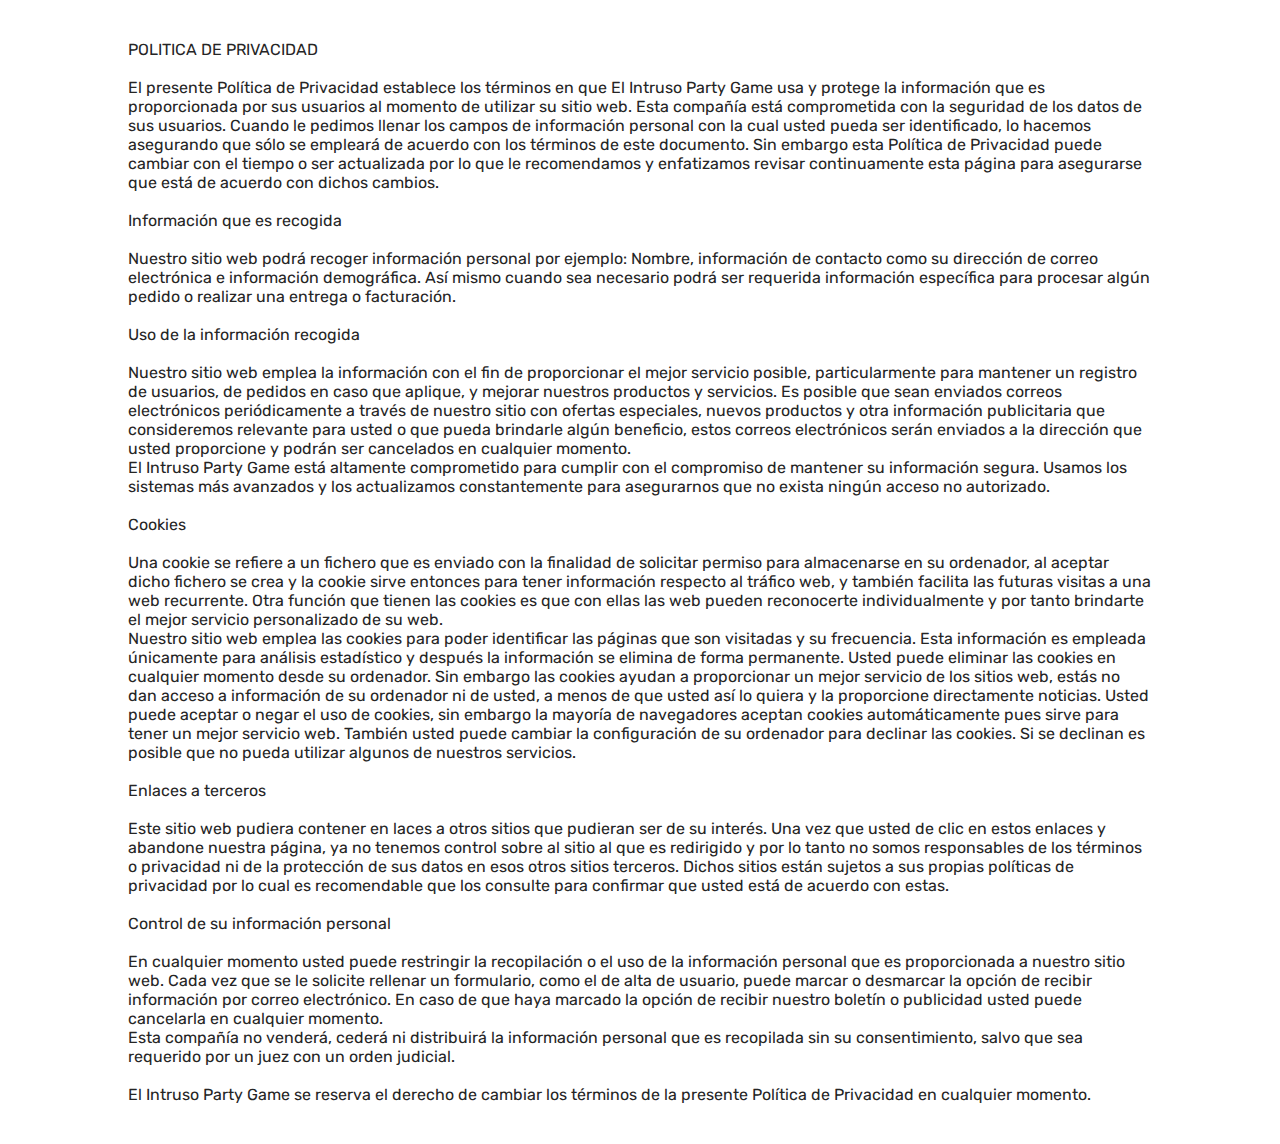
<file: terminos.html>
<html>
    <head>
        <link rel="stylesheet" href="styles.css">
        <link rel="preconnect" href="https://fonts.googleapis.com">
        <link rel="preconnect" href="https://fonts.gstatic.com" crossorigin>
        <link href="https://fonts.googleapis.com/css2?family=Lilita+One&family=Rubik:wght@300;400&display=swap" rel="stylesheet">
    </head>
    <body style="margin: 40 10vw;">
        <p class="left-allingment">
POLITICA DE PRIVACIDAD<br>
<br>
El presente Política de Privacidad establece los términos en que El Intruso Party Game usa y protege la información que es proporcionada por sus usuarios al momento de utilizar su sitio web. Esta compañía está comprometida con la seguridad de los datos de sus usuarios. Cuando le pedimos llenar los campos de información personal con la cual usted pueda ser identificado, lo hacemos asegurando que sólo se empleará de acuerdo con los términos de este documento. Sin embargo esta Política de Privacidad puede cambiar con el tiempo o ser actualizada por lo que le recomendamos y enfatizamos revisar continuamente esta página para asegurarse que está de acuerdo con dichos cambios.<br>
<br>
Información que es recogida<br>
<br>
Nuestro sitio web podrá recoger información personal por ejemplo: Nombre, información de contacto como su dirección de correo electrónica e información demográfica. Así mismo cuando sea necesario podrá ser requerida información específica para procesar algún pedido o realizar una entrega o facturación.<br>
<br>
Uso de la información recogida<br>
<br>
Nuestro sitio web emplea la información con el fin de proporcionar el mejor servicio posible, particularmente para mantener un registro de usuarios, de pedidos en caso que aplique, y mejorar nuestros productos y servicios. Es posible que sean enviados correos electrónicos periódicamente a través de nuestro sitio con ofertas especiales, nuevos productos y otra información publicitaria que consideremos relevante para usted o que pueda brindarle algún beneficio, estos correos electrónicos serán enviados a la dirección que usted proporcione y podrán ser cancelados en cualquier momento.<br>
El Intruso Party Game está altamente comprometido para cumplir con el compromiso de mantener su información segura. Usamos los sistemas más avanzados y los actualizamos constantemente para asegurarnos que no exista ningún acceso no autorizado.<br>
<br>
Cookies<br>
<br>
Una cookie se refiere a un fichero que es enviado con la finalidad de solicitar permiso para almacenarse en su ordenador, al aceptar dicho fichero se crea y la cookie sirve entonces para tener información respecto al tráfico web, y también facilita las futuras visitas a una web recurrente. Otra función que tienen las cookies es que con ellas las web pueden reconocerte individualmente y por tanto brindarte el mejor servicio personalizado de su web.<br>
Nuestro sitio web emplea las cookies para poder identificar las páginas que son visitadas y su frecuencia. Esta información es empleada únicamente para análisis estadístico y después la información se elimina de forma permanente. Usted puede eliminar las cookies en cualquier momento desde su ordenador. Sin embargo las cookies ayudan a proporcionar un mejor servicio de los sitios web, estás no dan acceso a información de su ordenador ni de usted, a menos de que usted así lo quiera y la proporcione directamente noticias. Usted puede aceptar o negar el uso de cookies, sin embargo la mayoría de navegadores aceptan cookies automáticamente pues sirve para tener un mejor servicio web. También usted puede cambiar la configuración de su ordenador para declinar las cookies. Si se declinan es posible que no pueda utilizar algunos de nuestros servicios.<br>
<br>
Enlaces a terceros<br>
<br>
Este sitio web pudiera contener en laces a otros sitios que pudieran ser de su interés. Una vez que usted de clic en estos enlaces y abandone nuestra página, ya no tenemos control sobre al sitio al que es redirigido y por lo tanto no somos responsables de los términos o privacidad ni de la protección de sus datos en esos otros sitios terceros. Dichos sitios están sujetos a sus propias políticas de privacidad por lo cual es recomendable que los consulte para confirmar que usted está de acuerdo con estas.<br>
<br>
Control de su información personal<br>
<br>
En cualquier momento usted puede restringir la recopilación o el uso de la información personal que es proporcionada a nuestro sitio web. Cada vez que se le solicite rellenar un formulario, como el de alta de usuario, puede marcar o desmarcar la opción de recibir información por correo electrónico. En caso de que haya marcado la opción de recibir nuestro boletín o publicidad usted puede cancelarla en cualquier momento.<br>
Esta compañía no venderá, cederá ni distribuirá la información personal que es recopilada sin su consentimiento, salvo que sea requerido por un juez con un orden judicial.<br>
<br>
El Intruso Party Game se reserva el derecho de cambiar los términos de la presente Política de Privacidad en cualquier momento.
        </p>
    </body>
</html>
</file>
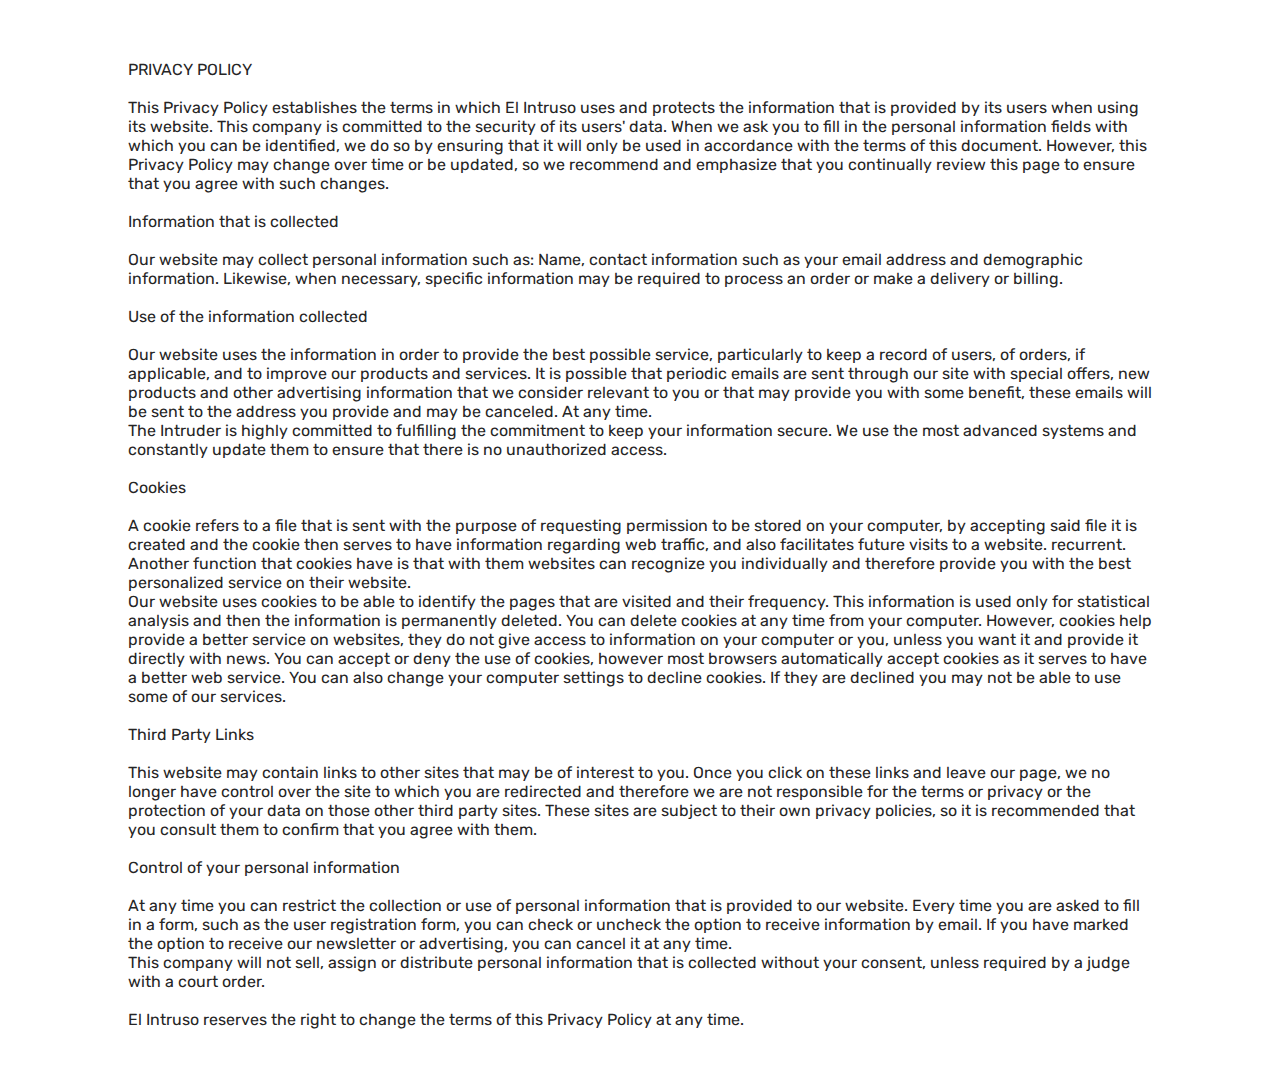
<file: terms.html>
<html>
    <head>
        <link rel="stylesheet" href="styles.css">
        <link rel="preconnect" href="https://fonts.googleapis.com">
        <link rel="preconnect" href="https://fonts.gstatic.com" crossorigin>
        <link href="https://fonts.googleapis.com/css2?family=Lilita+One&family=Rubik:wght@300;400&display=swap" rel="stylesheet">
    </head>
    <body style="margin: 60 10vw;">
        <p class="left-allingment">
PRIVACY POLICY<br>
<br>
This Privacy Policy establishes the terms in which El Intruso uses and protects the information that is provided by its users when using its website. This company is committed to the security of its users' data. When we ask you to fill in the personal information fields with which you can be identified, we do so by ensuring that it will only be used in accordance with the terms of this document. However, this Privacy Policy may change over time or be updated, so we recommend and emphasize that you continually review this page to ensure that you agree with such changes.<br>
<br>
Information that is collected<br>
<br>
Our website may collect personal information such as: Name, contact information such as your email address and demographic information. Likewise, when necessary, specific information may be required to process an order or make a delivery or billing.<br>
<br>
Use of the information collected<br>
<br>
Our website uses the information in order to provide the best possible service, particularly to keep a record of users, of orders, if applicable, and to improve our products and services. It is possible that periodic emails are sent through our site with special offers, new products and other advertising information that we consider relevant to you or that may provide you with some benefit, these emails will be sent to the address you provide and may be canceled. At any time.<br>
The Intruder is highly committed to fulfilling the commitment to keep your information secure. We use the most advanced systems and constantly update them to ensure that there is no unauthorized access.<br>
<br>
Cookies<br>
<br>
A cookie refers to a file that is sent with the purpose of requesting permission to be stored on your computer, by accepting said file it is created and the cookie then serves to have information regarding web traffic, and also facilitates future visits to a website. recurrent. Another function that cookies have is that with them websites can recognize you individually and therefore provide you with the best personalized service on their website.<br>
Our website uses cookies to be able to identify the pages that are visited and their frequency. This information is used only for statistical analysis and then the information is permanently deleted. You can delete cookies at any time from your computer. However, cookies help provide a better service on websites, they do not give access to information on your computer or you, unless you want it and provide it directly with news. You can accept or deny the use of cookies, however most browsers automatically accept cookies as it serves to have a better web service. You can also change your computer settings to decline cookies. If they are declined you may not be able to use some of our services.<br>
<br>
Third Party Links<br>
<br>
This website may contain links to other sites that may be of interest to you. Once you click on these links and leave our page, we no longer have control over the site to which you are redirected and therefore we are not responsible for the terms or privacy or the protection of your data on those other third party sites. These sites are subject to their own privacy policies, so it is recommended that you consult them to confirm that you agree with them.<br>
<br>
Control of your personal information<br>
<br>    
At any time you can restrict the collection or use of personal information that is provided to our website. Every time you are asked to fill in a form, such as the user registration form, you can check or uncheck the option to receive information by email. If you have marked the option to receive our newsletter or advertising, you can cancel it at any time.<br>
This company will not sell, assign or distribute personal information that is collected without your consent, unless required by a judge with a court order.<br>
<br>
El Intruso reserves the right to change the terms of this Privacy Policy at any time.
        </p>
    </body>
</html>
</file>
<file: styles.css>
/* 
display:
flex, inline, block

flex-direction (changing this swaps the axises):
row, column

justify-content (horizontal-axis):
start, center, end, space-around, space-evenly, space-between

allign-items (vertical-axis):
start, center, end 
*/

body {
    text-align: center;
    font-family: 'Rubik', sans-serif;
    color: #252525;
    margin: 0px;
}

a {
    color: #ffffff;
    margin: 0 10px;
    text-decoration: none;
}

li {
    margin: 10px 0;
}

a:visited {
    color: #ffffff;
}

a:hover {
    color: #bcbcbc;
    cursor: pointer;
}

a:active {
    color: #ffffff;
}

h6 {
    font-family: 'Lilita One', cursive;
    font-size: 70;
    margin: 30px 0 0 0;
}

#header {
    /* text-align: right; */
    padding: 15px;
    padding-left: 760px;
}

.language-button {
    background: none;
    border: none;
    font-size: 25;
}

.language-button:hover {
    cursor: pointer;
}

#hero {
    /* width: 1100px; */
    margin-left: auto;
    margin-right: auto;
    padding: 50px 0 10px 20px;
    
    display: flex;
    justify-content: center;
    align-items: center;

    background: linear-gradient(#ffffff, #ffffff, #dcdeff);
}

#titles-buttons {
    padding-bottom: 40px;
    
}

#Welcome-to {
    font-size: 40;
    font-weight: 400;
    margin: 0;

}

#The-Intruder {
    font-family: 'Lilita One', cursive;
    font-size: 90;
    margin: 0;
}

#Party-Game {
    font-size: 50;
    font-weight: 400;
    margin: 0;
}

#buttons {
    margin-top: 50px;

    display: flex;
    justify-content: space-around;
    align-items: center;
}

#app-store {
    background:url(Assets/App\ Store.png) no-repeat;
    background-size: contain;
    width: 250px;
    height: 75px;
    border: none;
    margin-right: 20px;
}

#app-store:hover {
    cursor: pointer;
}

#google-play {
    background: url("Assets/Google\ Play\ Unavailable.png") no-repeat;
    background-size: contain;
    width: 250px;
    height: 75px;
    border: none;
    margin-left: 20px;
}

/* #google-play:hover {
    cursor: pointer;
} */

#Get-it-now {
    margin-top: 30px;
    font-size: 30;
    color: #252525;
    /* text-decoration: underline; */
}


#logo {
    width: 400px;
    padding-left: 20px;
}

#info {
    padding: 30;
    background-color: #6063A7;
}

#index-paragraph {
    font-size: 20;
    line-height: 2;
    color: #ffffff;
}



.bolded { 
    font-weight: bold; 
}

#specs {
    display: flex;
    justify-content: center;
    align-items: center;
    padding: 10px 70px 0 70px;
    background: linear-gradient(#dcdeff, #ffffff, #ffffff);

}

.features {
    font-family: 'Lilita One', cursive;
    font-size: 30;
    margin-bottom: 20;
    padding: 0 20px;
}

#screens {
    padding-bottom: 0px;
    width: 1050px; 
}



#footer {
    padding: 30px 0;
    background-color: #6063A7;
    
}


#links {
    color: #ffffff;
}


/* .bordered {
    border: 5px solid #6063A7;
} */

#Rules {
    font-family: 'Lilita One', cursive;
    font-size: 90;
    margin: 0;
}

#results {
    margin-top: 20px;
    width: 460px;
    height: 3150px;
}

.left-allingment {
    text-align: start;
}


.white-font {
    color: #ffffff;
}

@media screen and (max-width: 500px) {

    #header {
        display: flex;
        justify-content: right;
        padding: 15 20 0 0;
    }
    
    .language-button {
        background: none;
        border: none;
        font-size: 20;
        padding: 5;
    }

    #hero {
        display: flex;
        flex-direction: column;
        justify-content: right;
        align-items: center;
        padding: 15px 0 10px 0;
        margin: auto auto;
    }

    /* #hero {
        width: 1100px;
        margin-left: auto;
        margin-right: auto;
        padding: 70px 0 10px 0;
        
        display: flex;
        justify-content: space-around;
        align-items: center;
    } */
    
    
    #titles-buttons {
        width: 100%;
        padding-bottom: 30; 
    }
    
    #Welcome-to {
        font-size: 6vw;
        margin: 0;
    }
    
    #The-Intruder {
        font-size: 11vw;
        margin: 0;
    }
    
    #Party-Game {
        font-size: 6vw;
        margin: 0;
    }
    
    #buttons {
        display: flex;
        flex-direction: column;
        justify-content: center;
        align-items: center;

        margin: 20 0 10 0;
        padding: 0;
    }
    
    #app-store {
        width: 180px;
        height: 60px;
        margin: 0 0 5 0;
        padding: 0;
    }
    
    #google-play {
        width: 180px;
        height: 60px;
        margin: 0;
        padding: 0;
    }

    #Get-it-now {
        margin: 0 0 0 0;
        padding: 0;
        font-size: 5vw;
    }
    

    #logo {
        width: 70%;
        margin: 0;
        padding: 0 0 0 10;
    }

    #info {
        padding: 10;
    }

    #index-paragraph {
        font-size: 14;
        line-height: 1.8;
        line-height: 2;
    }

    #specs {
        display: flex;
        justify-content: center;
        align-items: center;
        
        margin: 0;
        padding: 0 15;

        
    }
    
    .features {
        font-size: 120%;
        line-height: 100%;
        margin-top: 25;
        margin-bottom: 0;
        padding: 0 20px;
    }

    #screens {
        padding-bottom: 10px;
        width: 100%;
    }

    #footer {
        padding: 20px 0; 
    }
    
    #links {
        font-size: 12;
    }

}

@media screen and (max-width: 350px) {
    #specs {
        flex-direction: column;
        margin: 0 0 0 0;
        padding: 30 0 5 0;
 
    }

    .features {
        font-size: 120%;
        line-height: 100%;
        margin: 0 0 20 0;
        padding: 0 0;
    }
    
}
</file>
